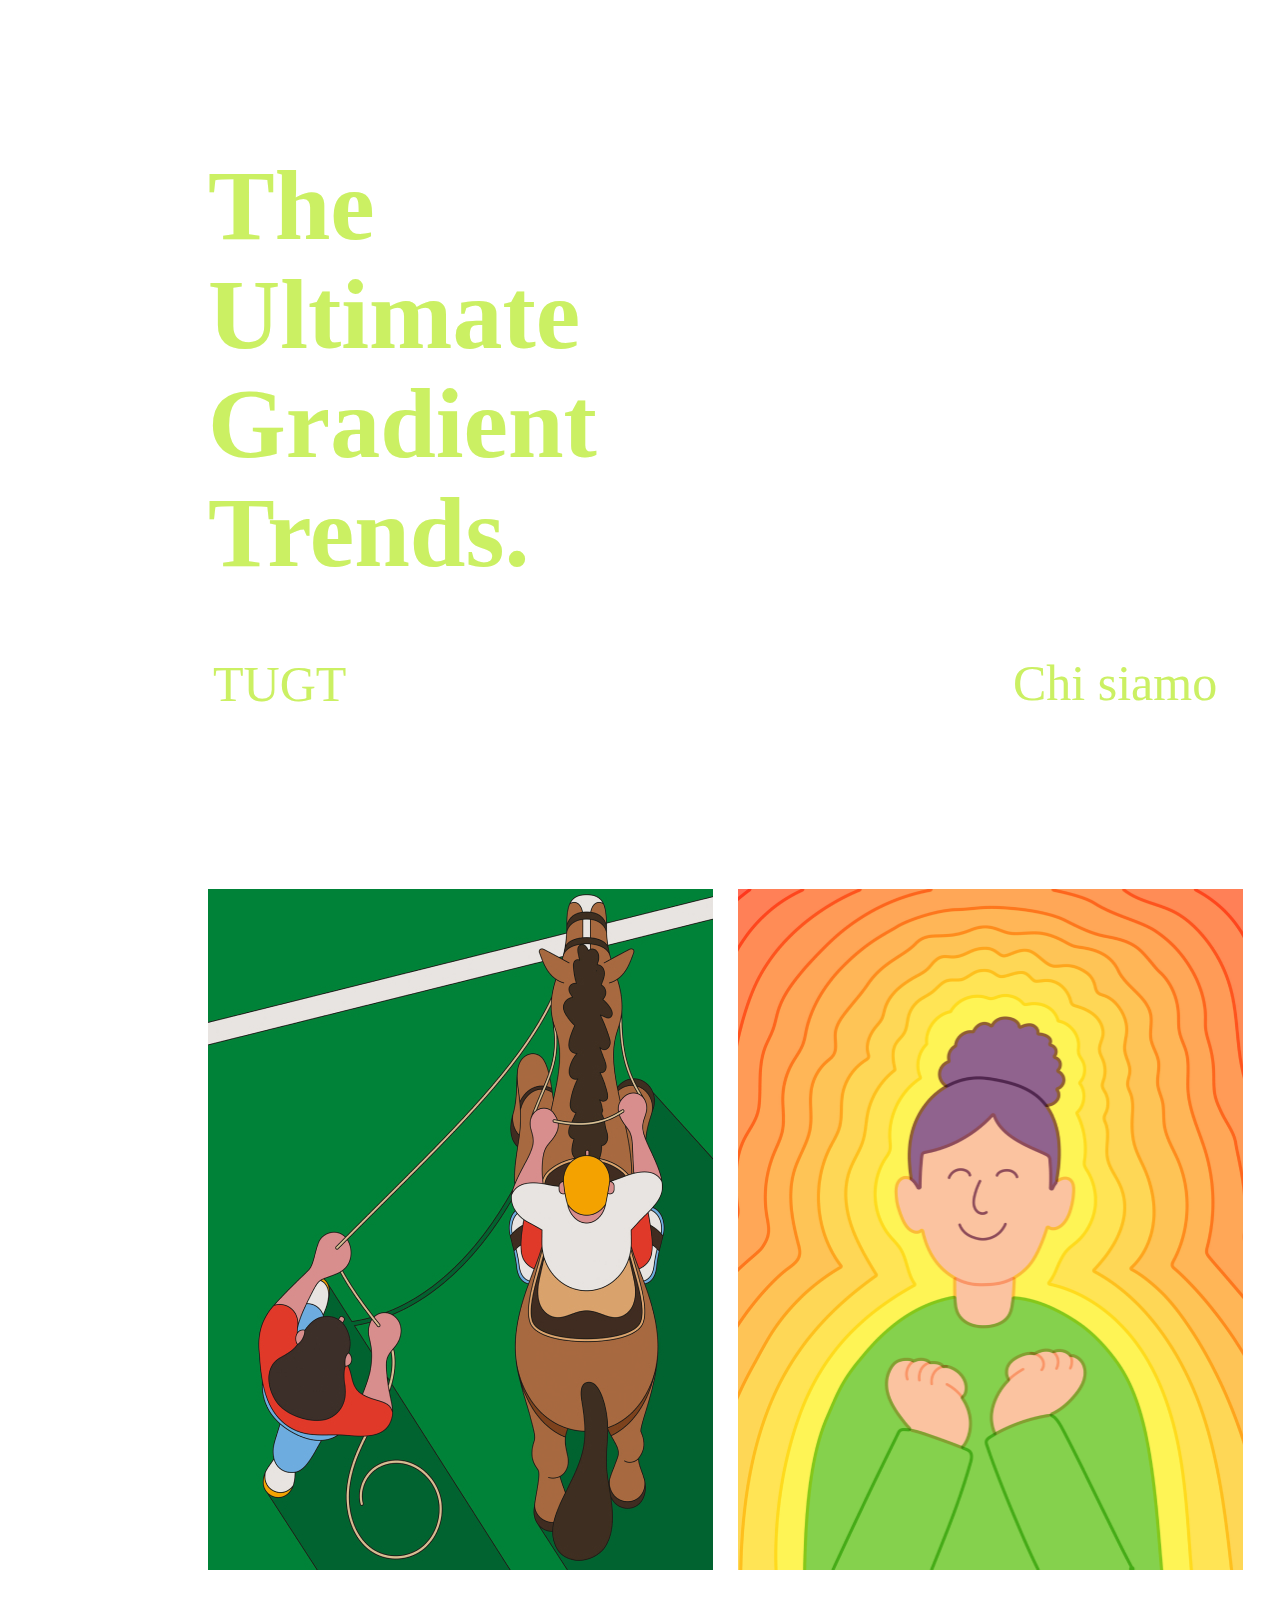
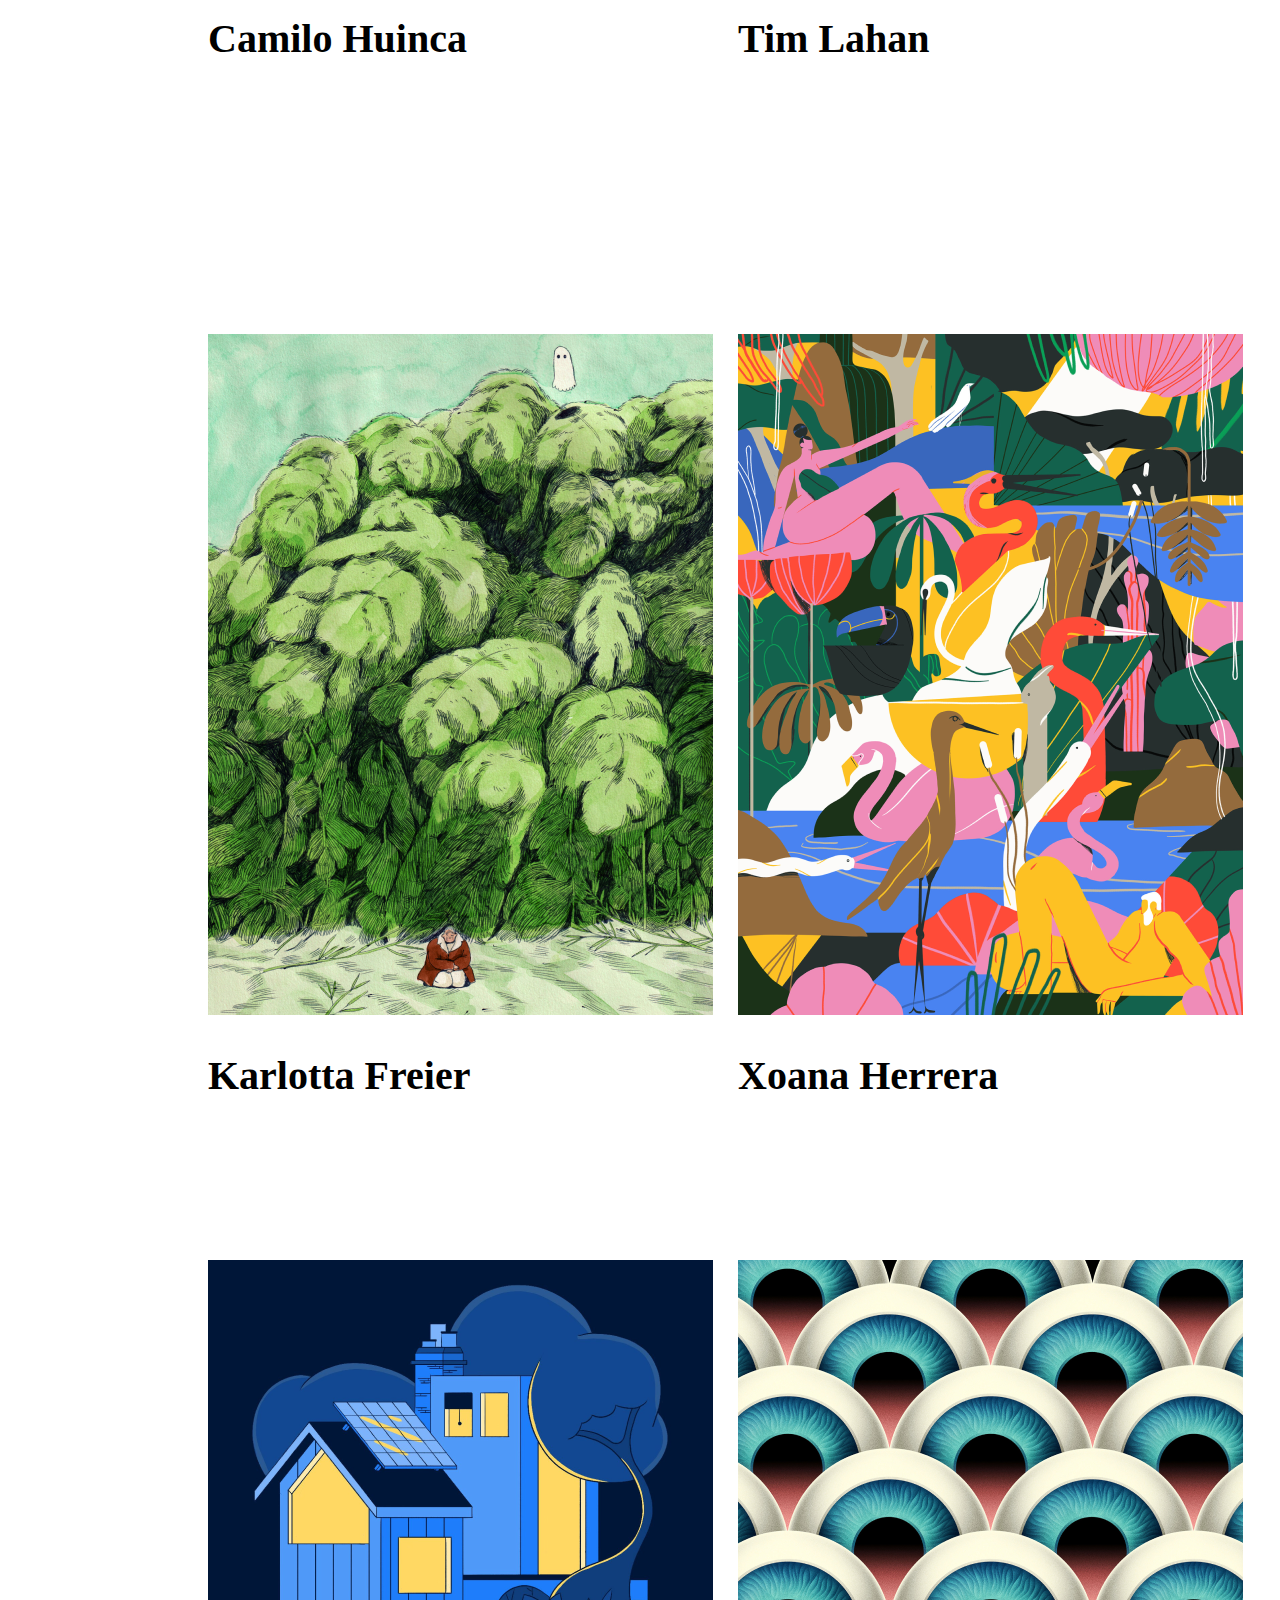
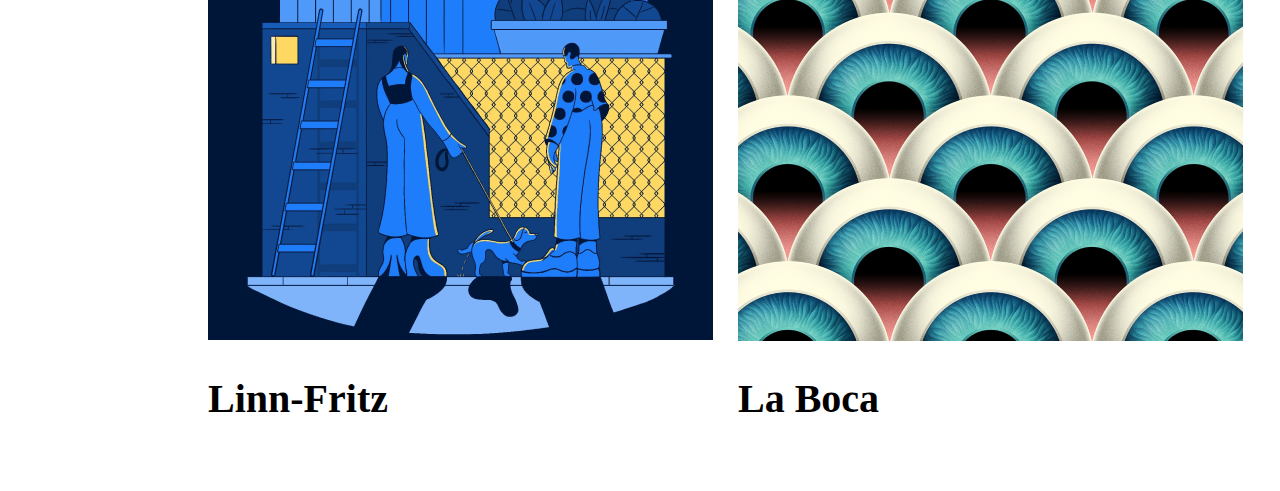
<file: index.html>
<!DOCTYPE html>
<html lang="en">
<head>
    <meta charset="UTF-8">
    <meta http-equiv="X-UA-Compatible" content="IE=edge">
    <meta name="viewport" content="width=device-width, initial-scale=1.0">
    <title>Document</title>
    <link rel="stylesheet" href="style.css">
</head>

<header class="header">
   
<h1 class="titolo">The
    Ultimate
    Gradient
    Trends.</h1>
    <nav>TUGT</nav>
    <a href="chisiamo.html"> <nav class="nav1">Chi siamo</nav> </a>

</header>

<body>
    
</body>
</html>
<img class="camilo" src="immagini home artisti/Camilo_HuincaTHE-NEW-YORKER_2x-scaled.jpg" alt="">



    
    <img class="timhome"  src="immagini home artisti/Tim_Lahan_emotions_.png" alt="">

    <a href="camilo.html"> <h1 class="titolocamillo">Camilo Huinca</h1> </a>
    
    <a href="tim.html"> <h1 class="titolotim">Tim Lahan</h1> </a>

<img class="karlotta"src="immagini home artisti/Karlotta_Freier_.png" alt="">
<img class="xoana" src="immagini home artisti/Xoana_Herrera_Aves_.png" alt="">
<a href="karlotta.html"> <h1 class="titolokarlotta">Karlotta Freier</h1> </a>
<a href="xoana.html"> <h1 class="xoanatitolo">Xoana Herrera</h1> </a>
<img class="lin"src="immagini home artisti/AP_Linn_Fritz_Feeling-Blue_.png" alt="">
<a href="linn-fritz.html"> <h1 class="titololinn">Linn-Fritz</h1> </a>
<img class="laboca" src="immagini home artisti/La_Boca_STLYIST_C_.png" alt="">
<a href="laboca.html"> <h1 class="titololaboca">La Boca</h1></a>
</file>
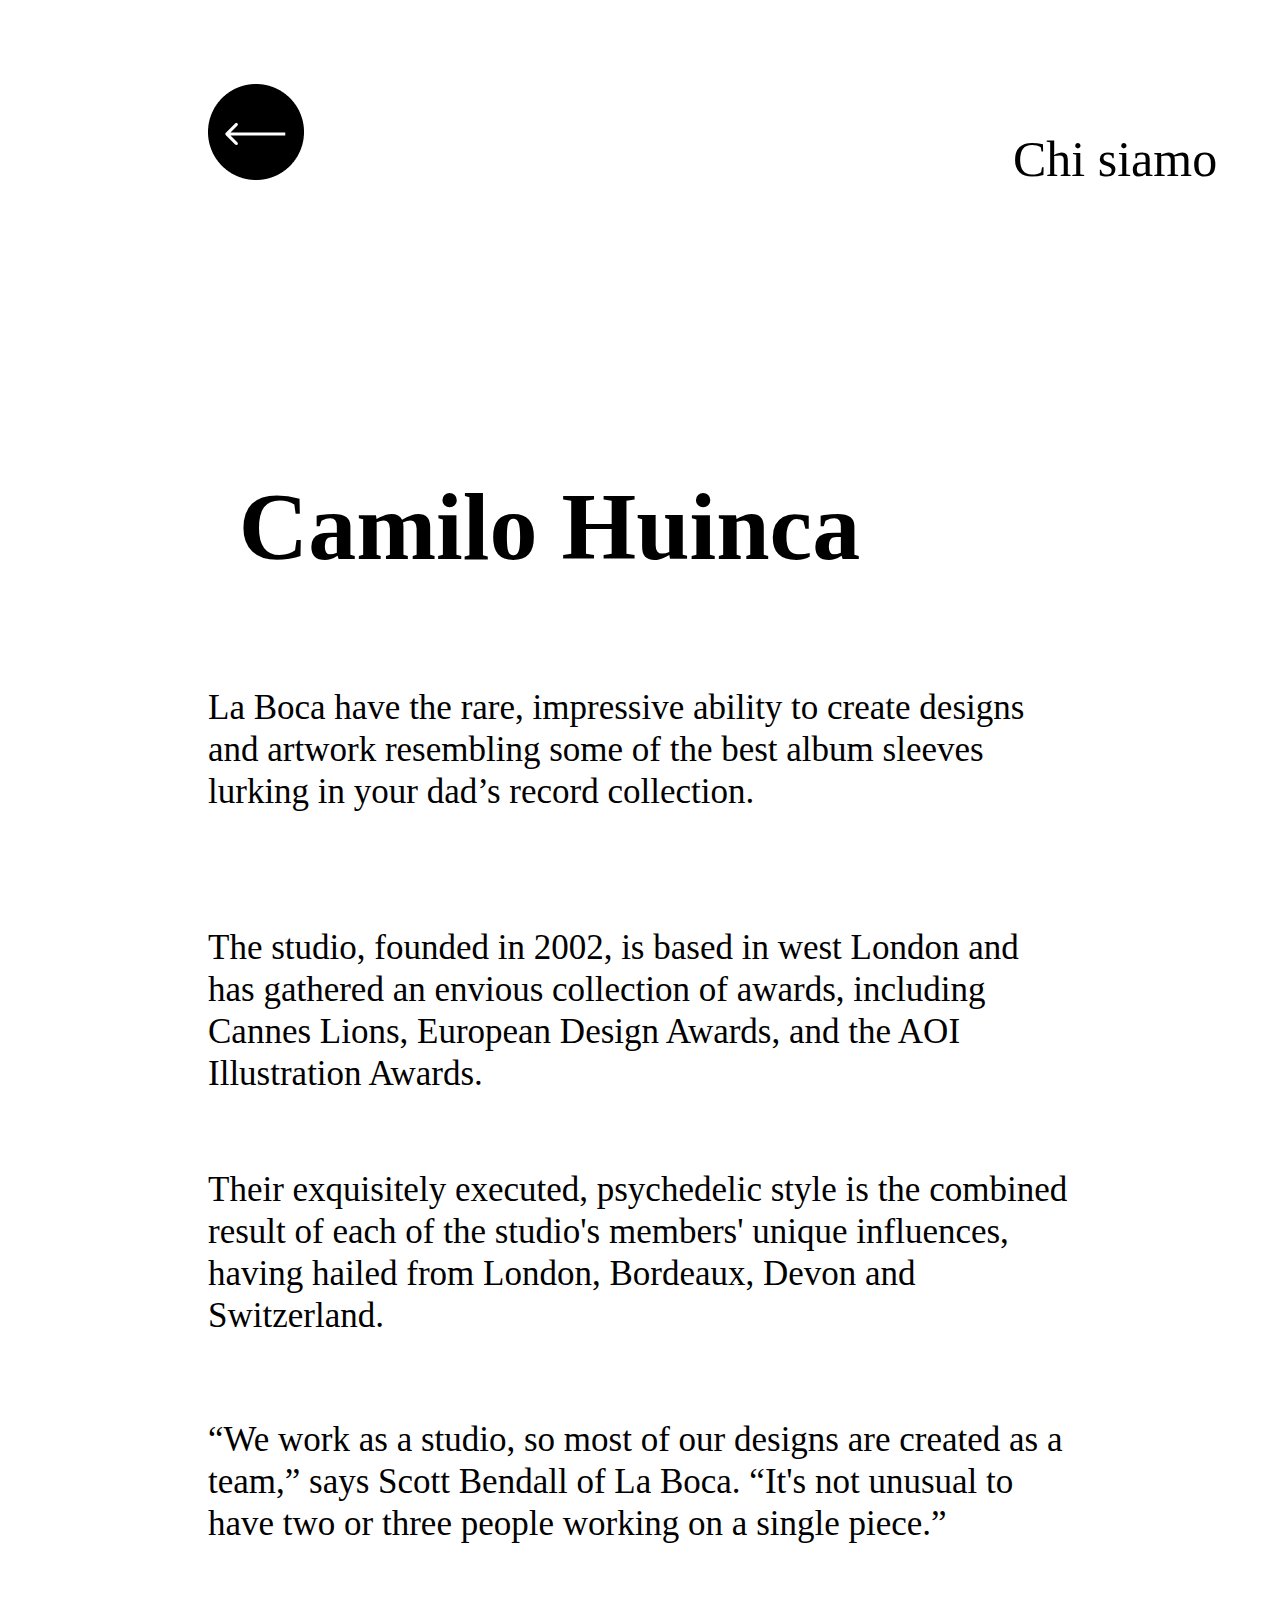
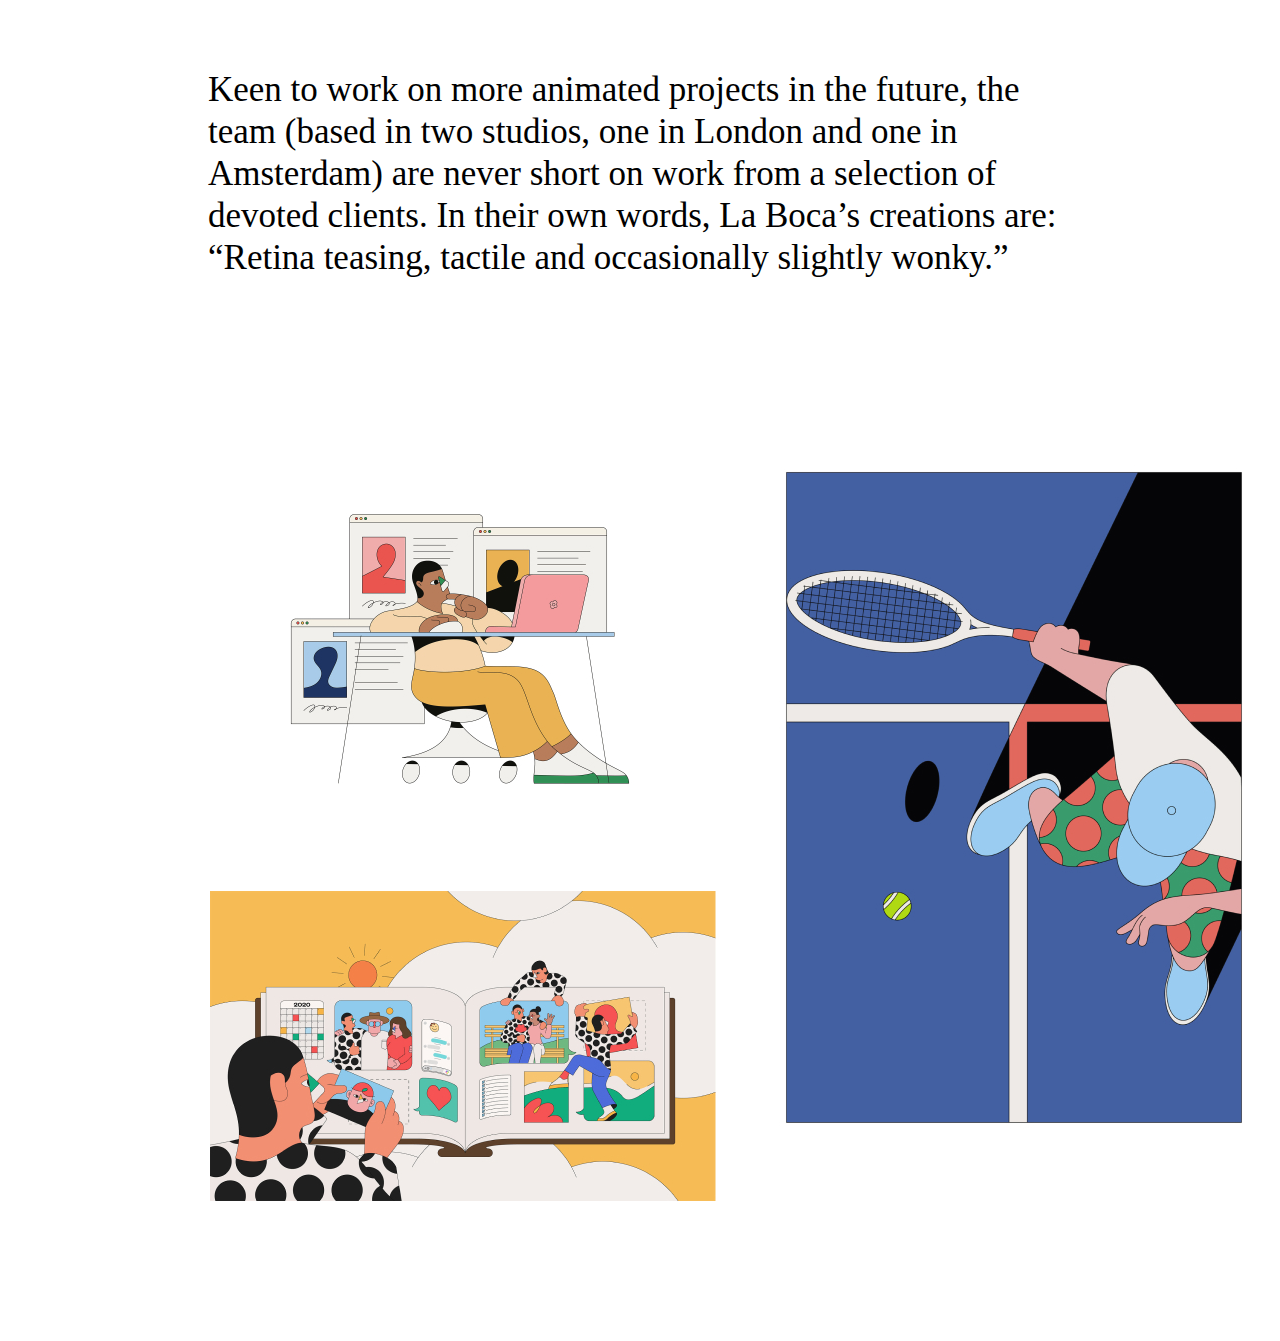
<file: camilo.html>
<!DOCTYPE html>
<html lang="en">
<head>
    <meta charset="UTF-8">
    <meta http-equiv="X-UA-Compatible" content="IE=edge">
    <meta name="viewport" content="width=device-width, initial-scale=1.0">
    <title>Document</title>
    <link rel="stylesheet" href="style.css">
</head>

<a href="index.html"> <img src="bottonhome/tastobackhome.png">
</a>
<a href="chisiamo.html"> <div class="nav3">Chi siamo</div></a>
<body>
    <H1 class="pagcamilo">Camilo Huinca</H1>
</body>
<p class="p1">La Boca have the rare, impressive ability to create designs and artwork resembling some of the best album sleeves lurking in your dad’s record collection.  

    </p>
    <p class="p2">The studio, founded in 2002, is based in west London and has gathered an envious collection of awards, including Cannes Lions, European Design Awards, and the AOI Illustration Awards. 
    </p>
    <p class="p3">Their exquisitely executed, psychedelic style is the combined result of each of the studio's members' unique influences, having hailed from London, Bordeaux, Devon and Switzerland. 
    </p>
    <p class="p4">“We work as a studio, so most of our designs are created as a team,” says Scott Bendall of La Boca. “It's not unusual to have two or three people working on a single piece.”</p>
    <p class="p5">Keen to work on more animated projects in the future, the team (based in two studios, one in London and one in Amsterdam) are never short on work from a selection of devoted clients. In their own words, La Boca’s creations are: “Retina teasing, tactile and occasionally slightly wonky.”</p>
    <img class="img1" src ="camillo huinca/AP_Camilo_Huinca_LALL_2_2x.jpg" alt="">
    <img class="img2" src="camillo huinca/AP_Camilo_Huinca_Match-Point_2x-scaled.jpg" alt="">
    <img class="img3" src="camillo huinca/AP_Camilo_Huinca_social-well_2x.jpg" alt="">
    
</html>
</file>
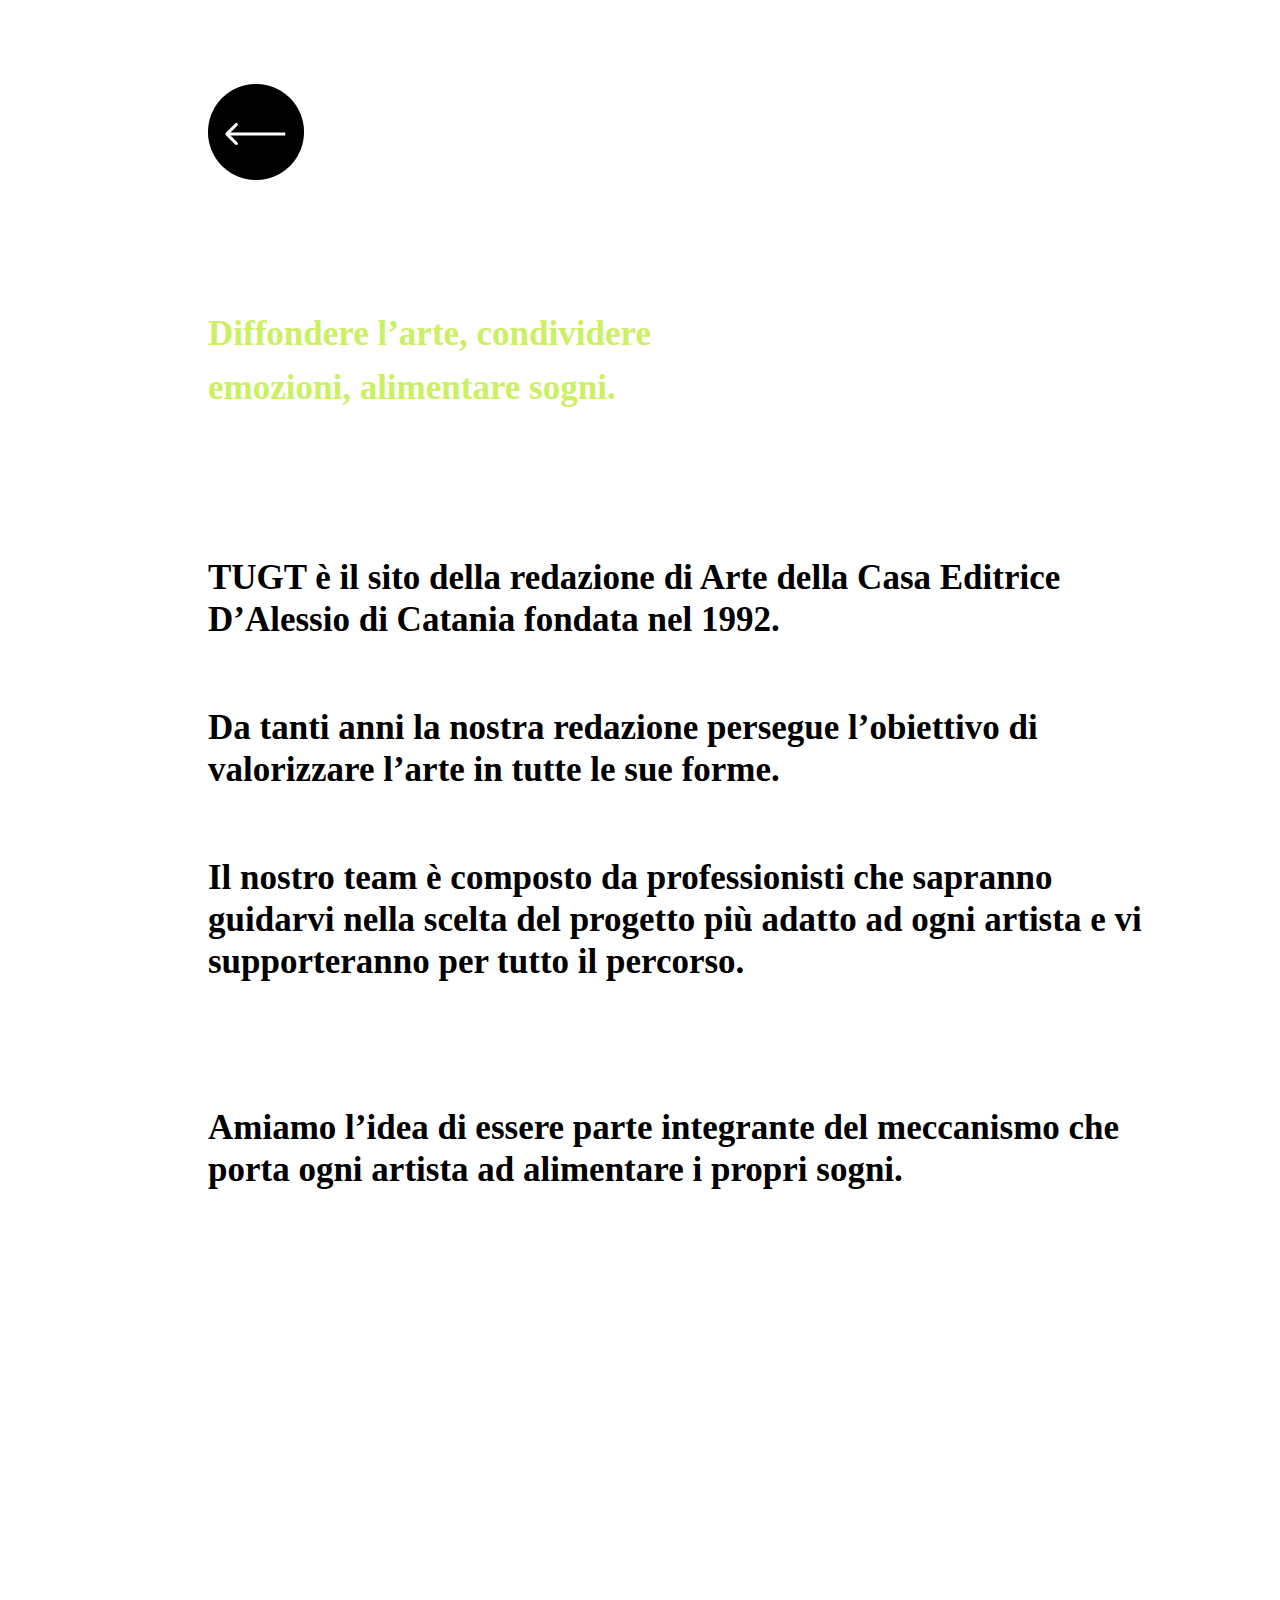
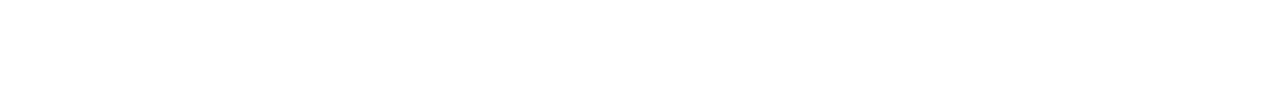
<file: chisiamo.html>
<!DOCTYPE html>
<html lang="en">
<head>
    <meta charset="UTF-8">
    <meta http-equiv="X-UA-Compatible" content="IE=edge">
    <meta name="viewport" content="width=device-width, initial-scale=1.0">
    <title>Document</title>
    <link rel="stylesheet" href="style.css">
</head>
<body class="prova0">
    

<a href="index.html"> <img src="bottonhome/tastobackhome.png">
</a>

    
<h1 class="titoloc">Diffondere l’arte, condividere emozioni, alimentare sogni.</h1> 
    

<h1 class="titolop">TUGT è il sito della redazione di Arte della Casa Editrice D’Alessio di Catania fondata nel 1992. <h1>
<h1 class="titolob">Da tanti anni la nostra redazione persegue l’obiettivo di valorizzare l’arte in tutte le sue forme.</h1>
<h1 class="titolon">Il nostro team è composto da professionisti che sapranno guidarvi nella scelta del progetto più adatto ad ogni artista e vi supporteranno per tutto il percorso.</h1>
<h1 class="titoloq">Amiamo l’idea di essere parte integrante del meccanismo che porta ogni artista ad alimentare i propri sogni.</h1>
</body>
</html>
</file>
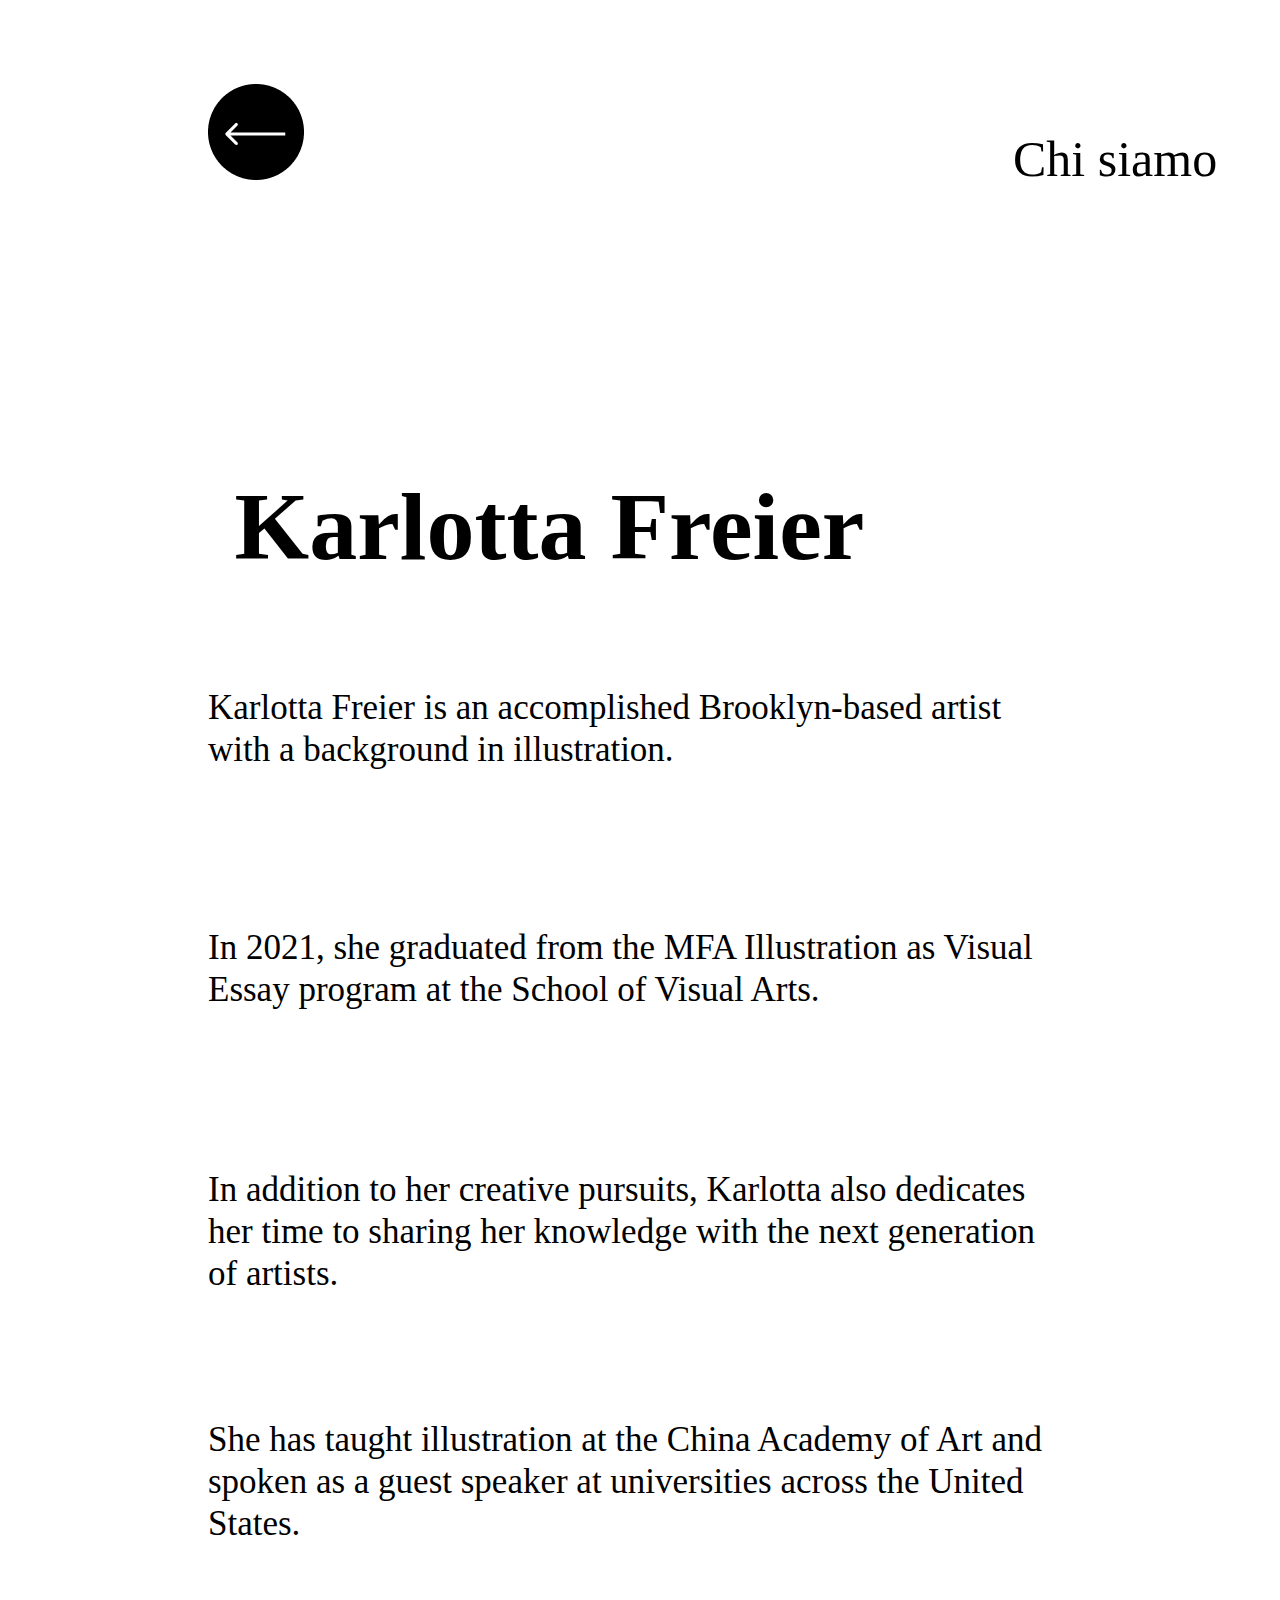
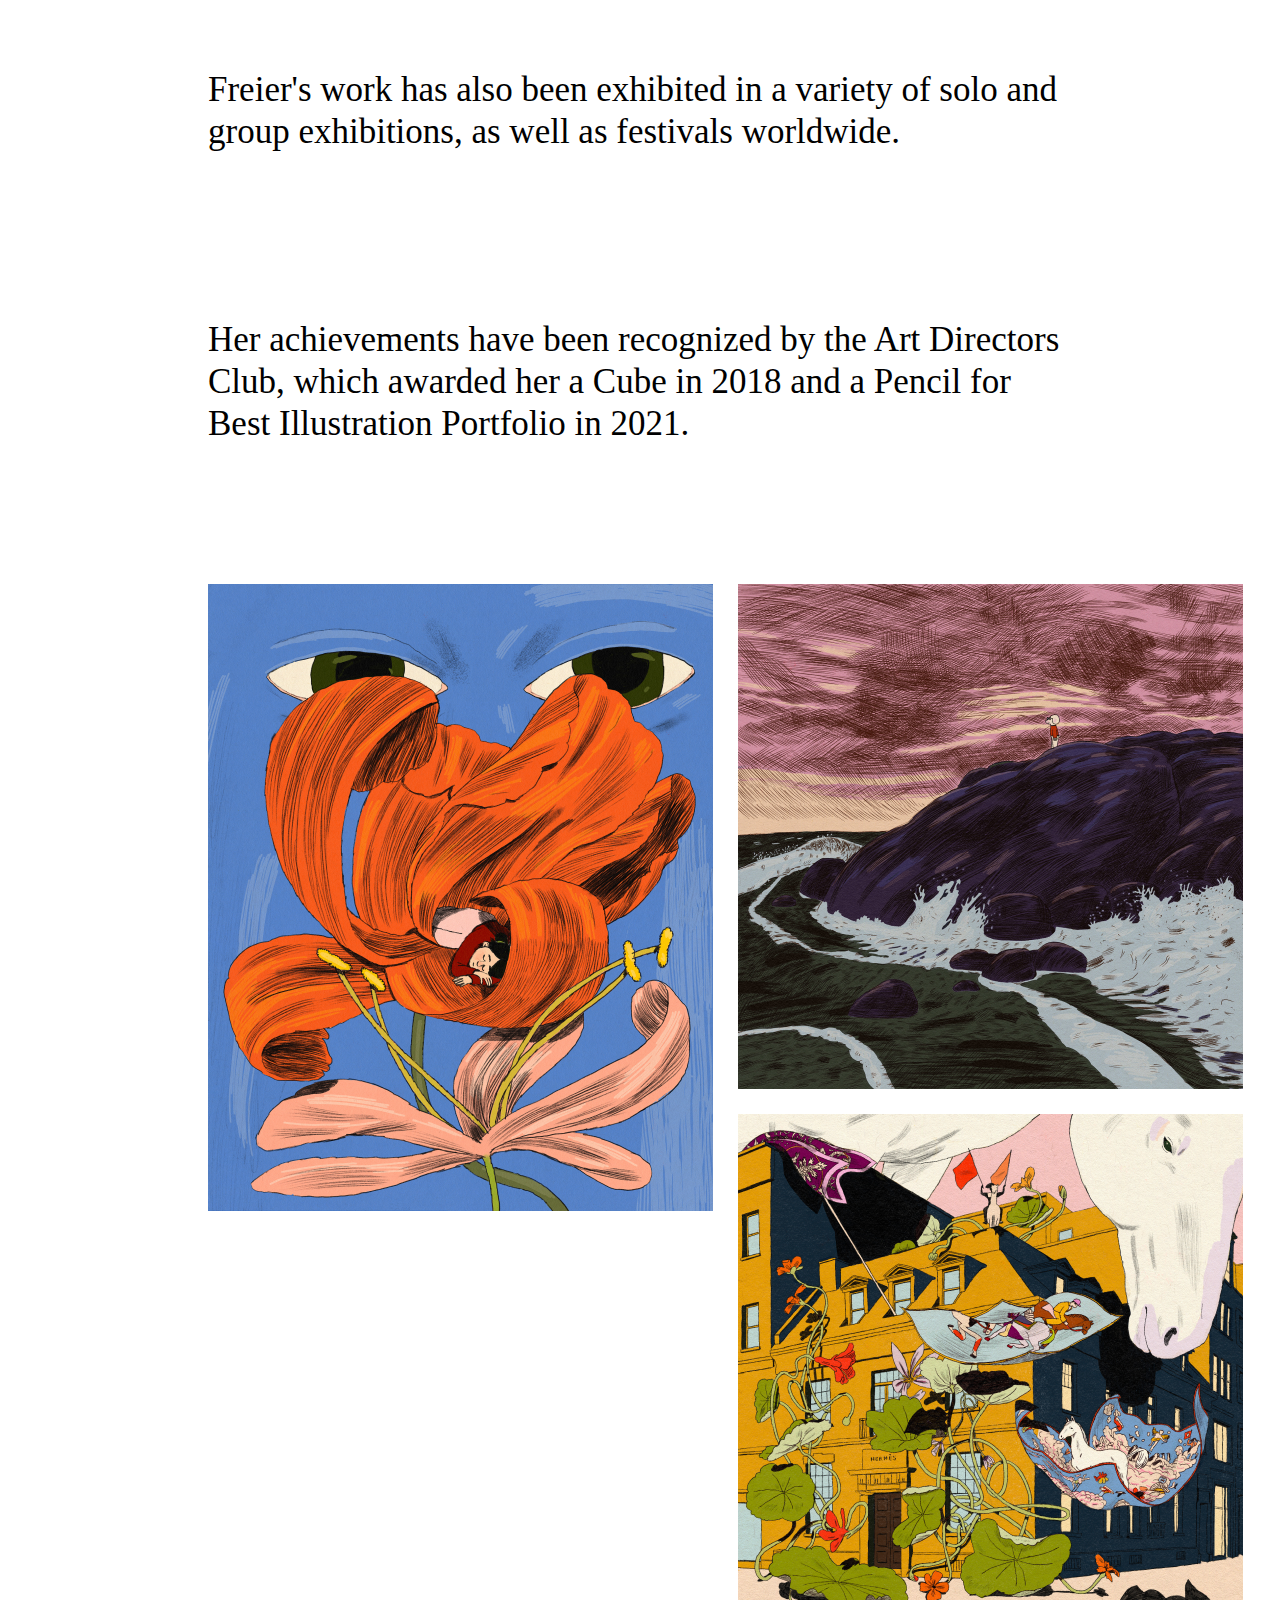
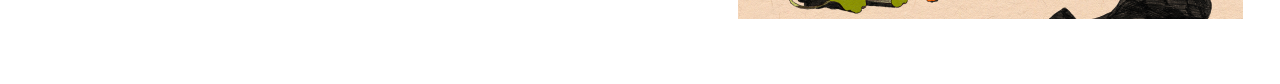
<file: karlotta.html>
<!DOCTYPE html>
<html lang="en">
<head>
    <meta charset="UTF-8">
    <meta http-equiv="X-UA-Compatible" content="IE=edge">
    <meta name="viewport" content="width=device-width, initial-scale=1.0">
    <title>Document</title>
    <link rel="stylesheet" href="style.css">
   
</head>

<a href="index.html"> <img src="bottonhome/tastobackhome.png">
</a>
<a href="chisiamo.html"> <div class="nav3">Chi siamo</div> </a>
<body>
    <H1 class="pagcamilo">Karlotta Freier</H1>
<body class="body11">
    
</body>
<p class="p1">Karlotta Freier is an accomplished Brooklyn-based artist with a background in illustration.</p>
<p class="p2">In 2021, she graduated from the MFA Illustration as Visual Essay program at the School of Visual Arts. </p>
<p class="p3">In addition to her creative pursuits, Karlotta also dedicates her time to sharing her knowledge with the next generation of artists.</p>
<p class="p4">She has taught illustration at the China Academy of Art and spoken as a guest speaker at universities across the United States.</p>
<p class="p5">Freier's work has also been exhibited in a variety of solo and group exhibitions, as well as festivals worldwide. </p>
<p class="p6">Her achievements have been recognized by the Art Directors Club, which awarded her a Cube in 2018 and a Pencil for Best Illustration Portfolio in 2021.</p>
<img class="imgkarlotta1" src="karlotta freier/AP_Karlotta_Freier_brigitte2_2x.png" alt="">
<img class="imgkarlotta2" src="karlotta freier/AP_Karlotta_Freier_dogtown_2x.png" alt="">
<img class="imgkarlotta3" src="karlotta freier/AP_Karlotta_Freier_hermes-color_2x.png" alt="">
</nav>
</html>
</file>
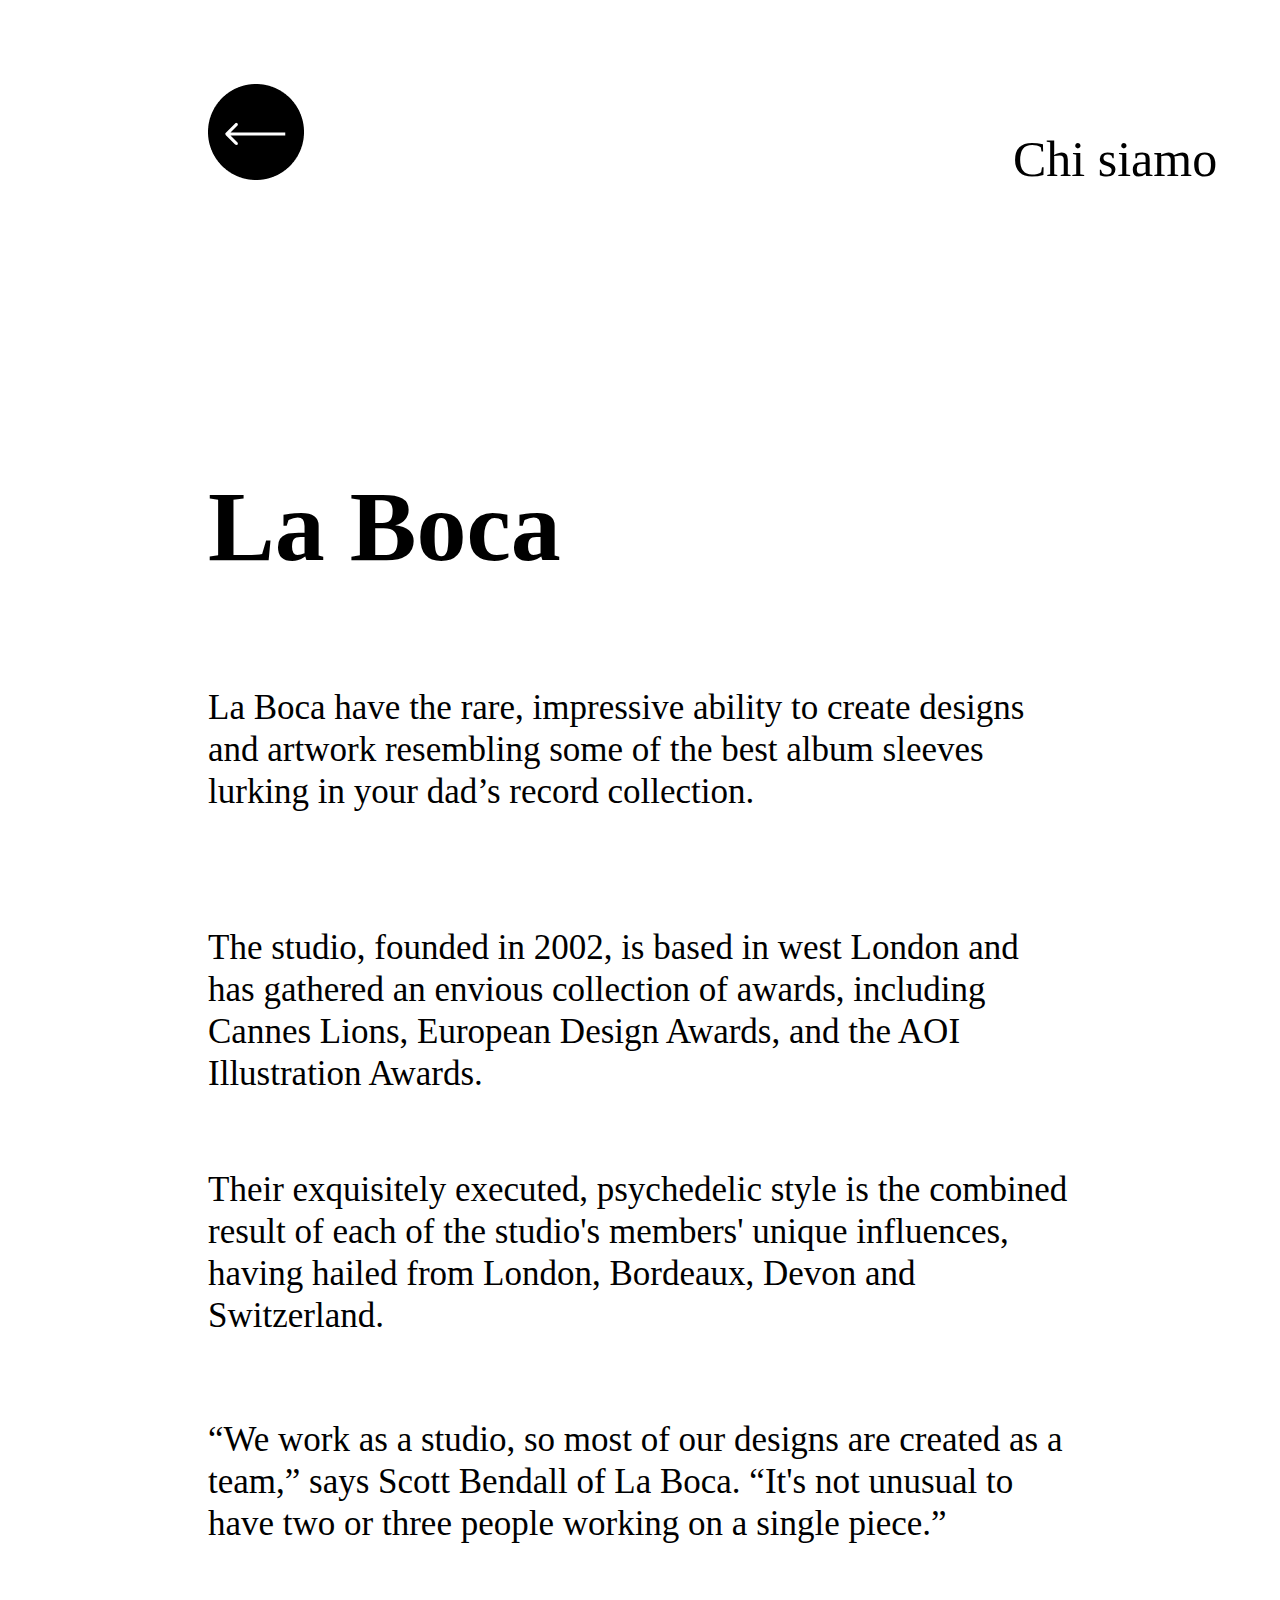
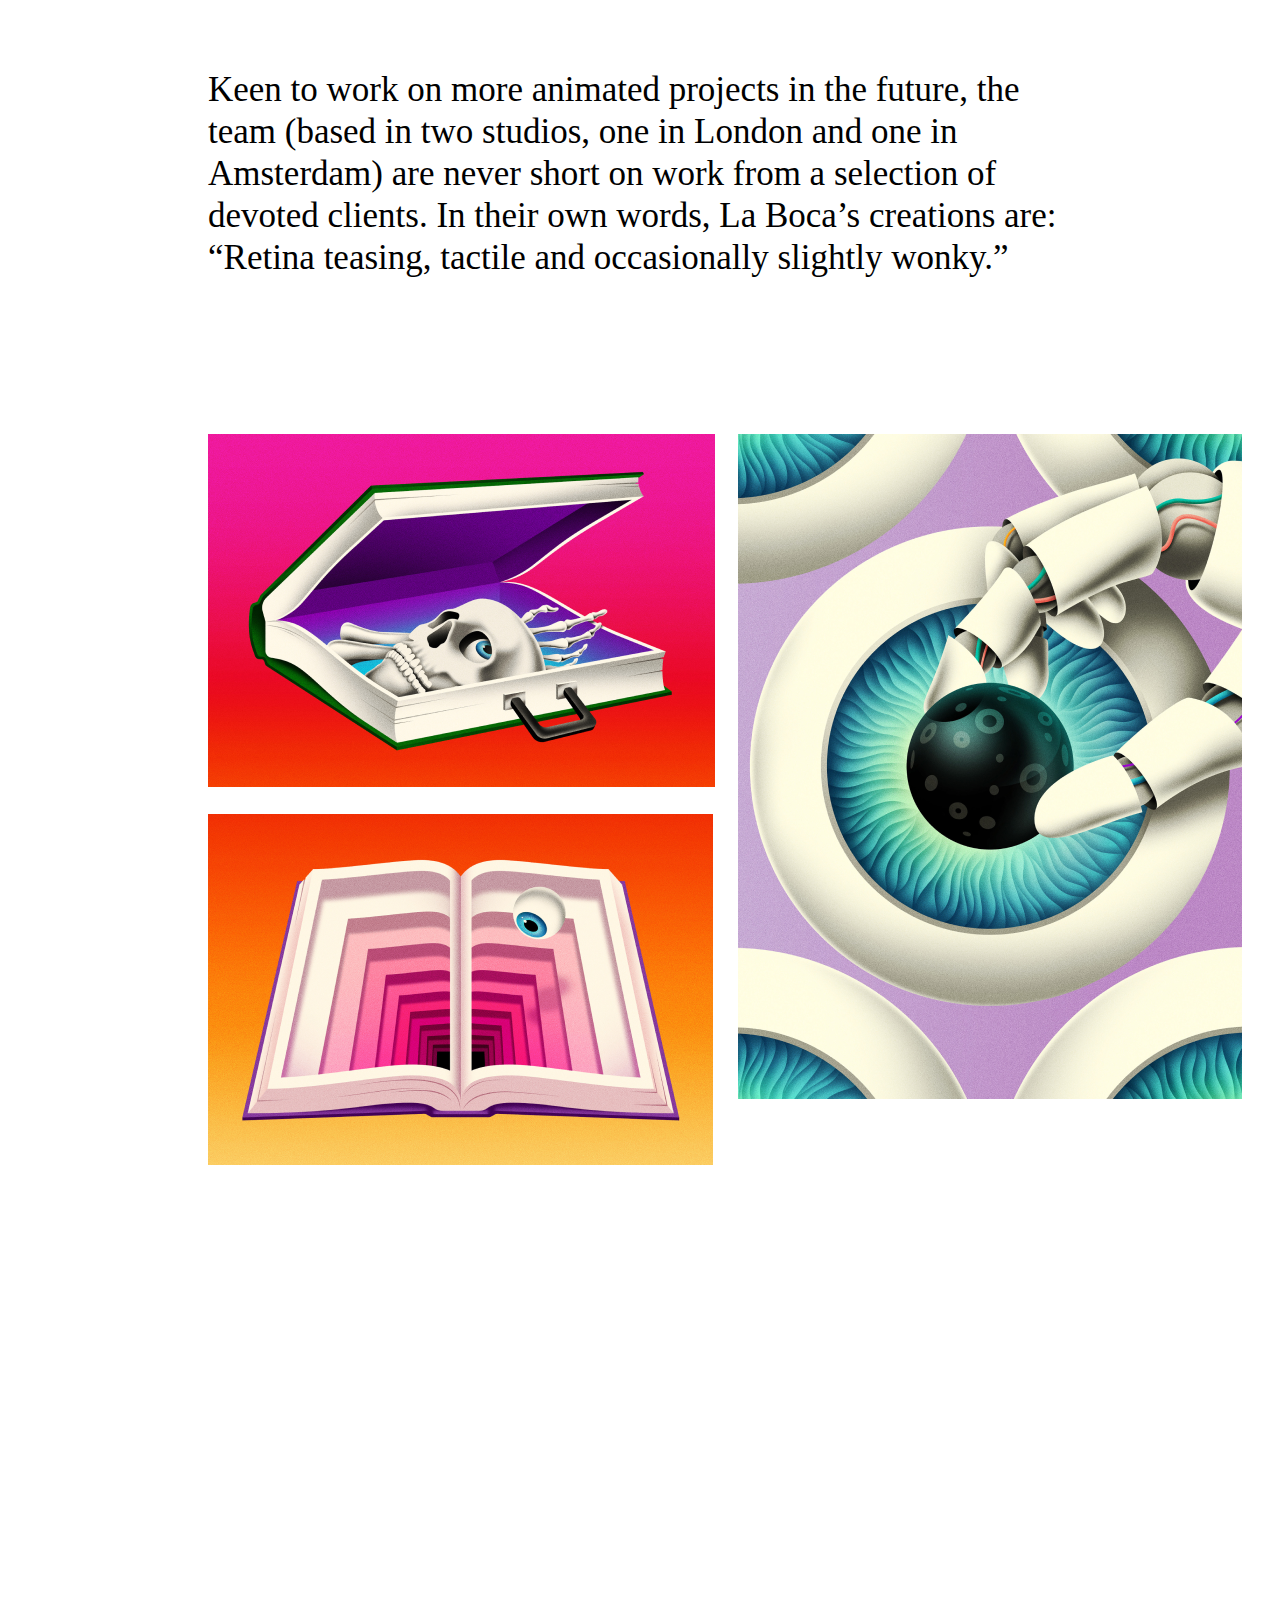
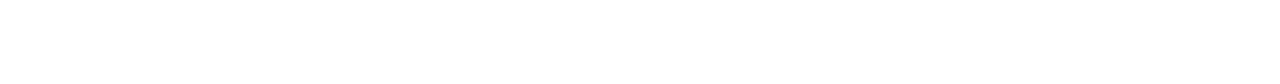
<file: laboca.html>
<!DOCTYPE html>
<html lang="en">
<head>
    <meta charset="UTF-8">
    <meta http-equiv="X-UA-Compatible" content="IE=edge">
    <meta name="viewport" content="width=device-width, initial-scale=1.0">
    <title>Document</title>
    <link rel="stylesheet" href="style.css">
</head>

<a href="index.html"> <img src="bottonhome/tastobackhome.png">
</a>
<a href="chisiamo.html"> <div class="nav3">Chi siamo</div> </a>

    <H1 class="paglinn">La Boca</H1>
<body>
    <p class="p1">La Boca have the rare, impressive ability to create designs and artwork resembling some of the best album sleeves lurking in your dad’s record collection. </p>
    <p class="p2">The studio, founded in 2002, is based in west London and has gathered an envious collection of awards, including Cannes Lions, European Design Awards, and the AOI Illustration Awards. </p>
    <p class="p3">Their exquisitely executed, psychedelic style is the combined result of each of the studio's members' unique influences, having hailed from London, Bordeaux, Devon and Switzerland. </p>
    <p class="p4">“We work as a studio, so most of our designs are created as a team,” says Scott Bendall of La Boca. “It's not unusual to have two or three people working on a single piece.”</p>
    <p class="p5">Keen to work on more animated projects in the future, the team (based in two studios, one in London and one in Amsterdam) are never short on work from a selection of devoted clients. In their own words, La Boca’s creations are: “Retina teasing, tactile and occasionally slightly wonky.”</p>
<img class="imgboca1" src="la boca/AP_La_Boca_NYT_CRIME_2x.png" alt="">
<img class="imgboca2" src="la boca/AP_La_Boca_STLYIST_B_2x.png" alt="">
<img class="imgboca3" src="la boca/AP_La_Boca_NYT_THRILLER_2x.png" alt="">
</html>
</file>
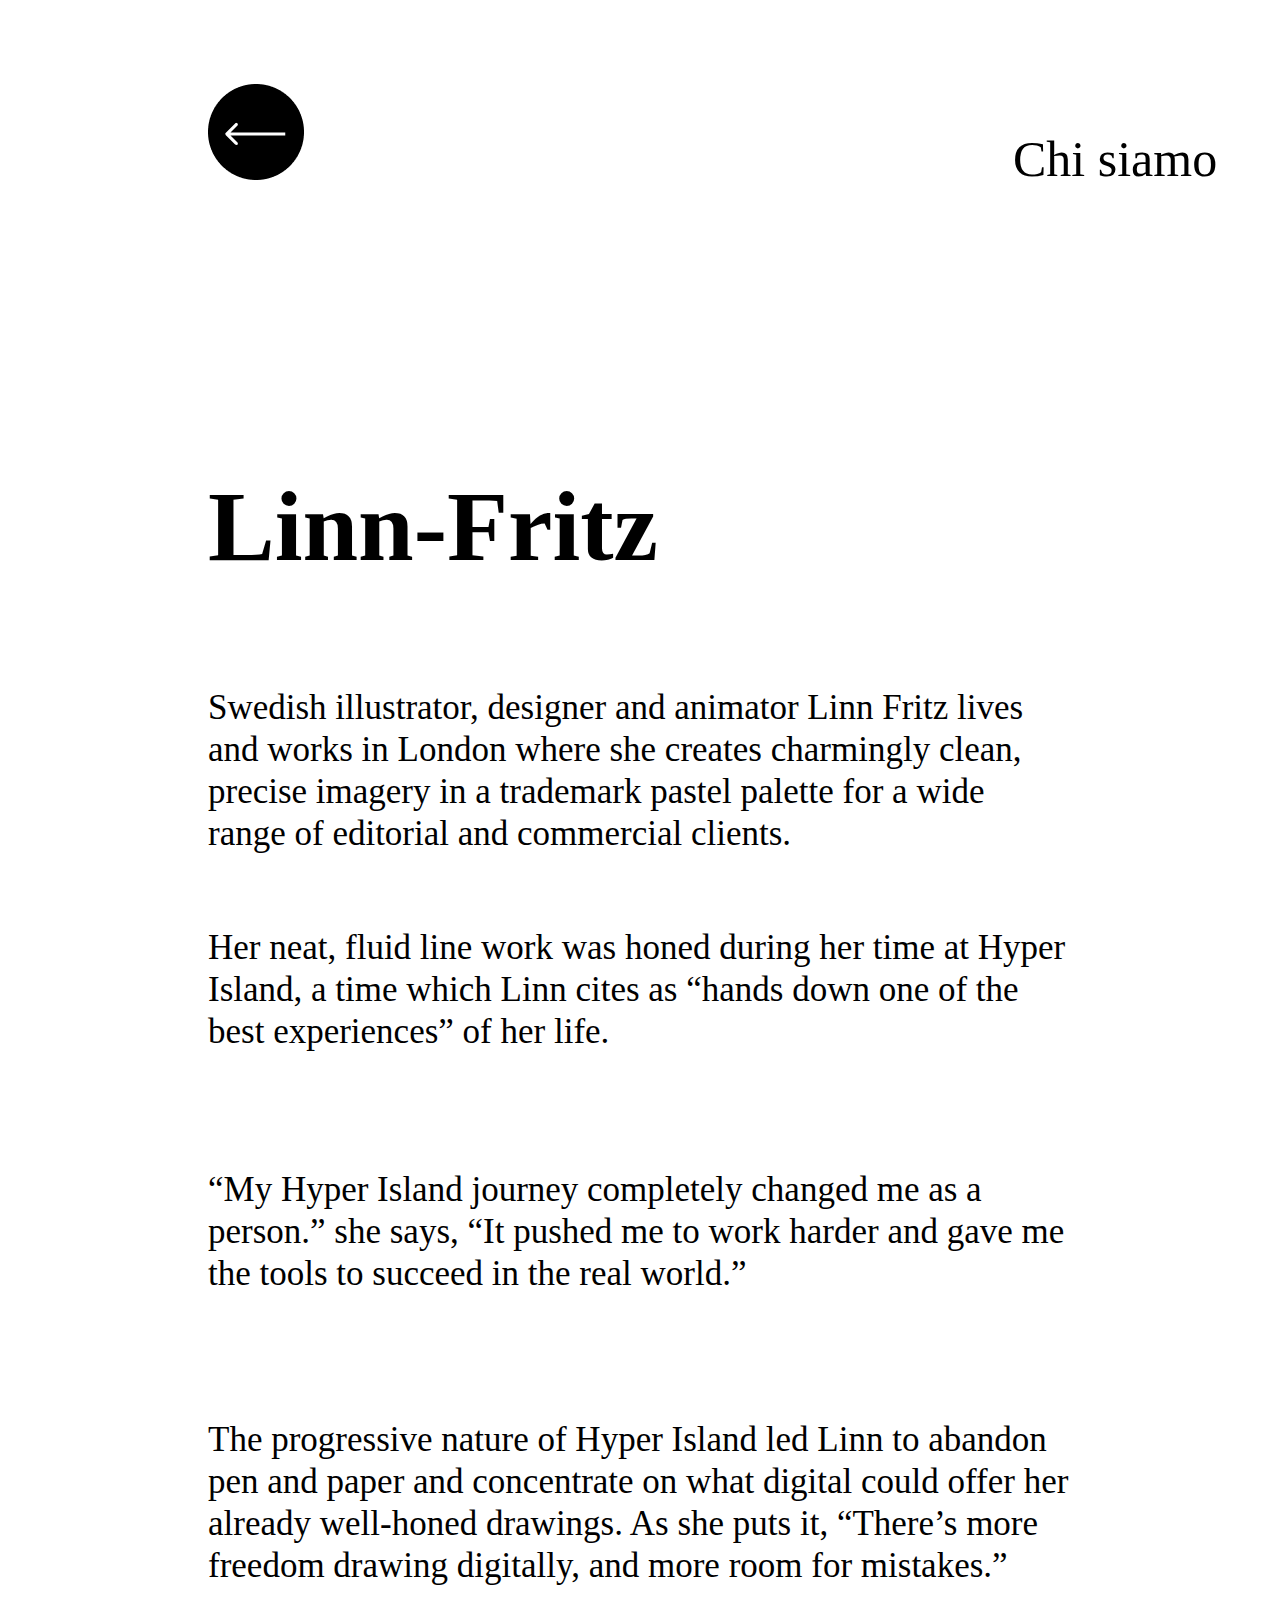
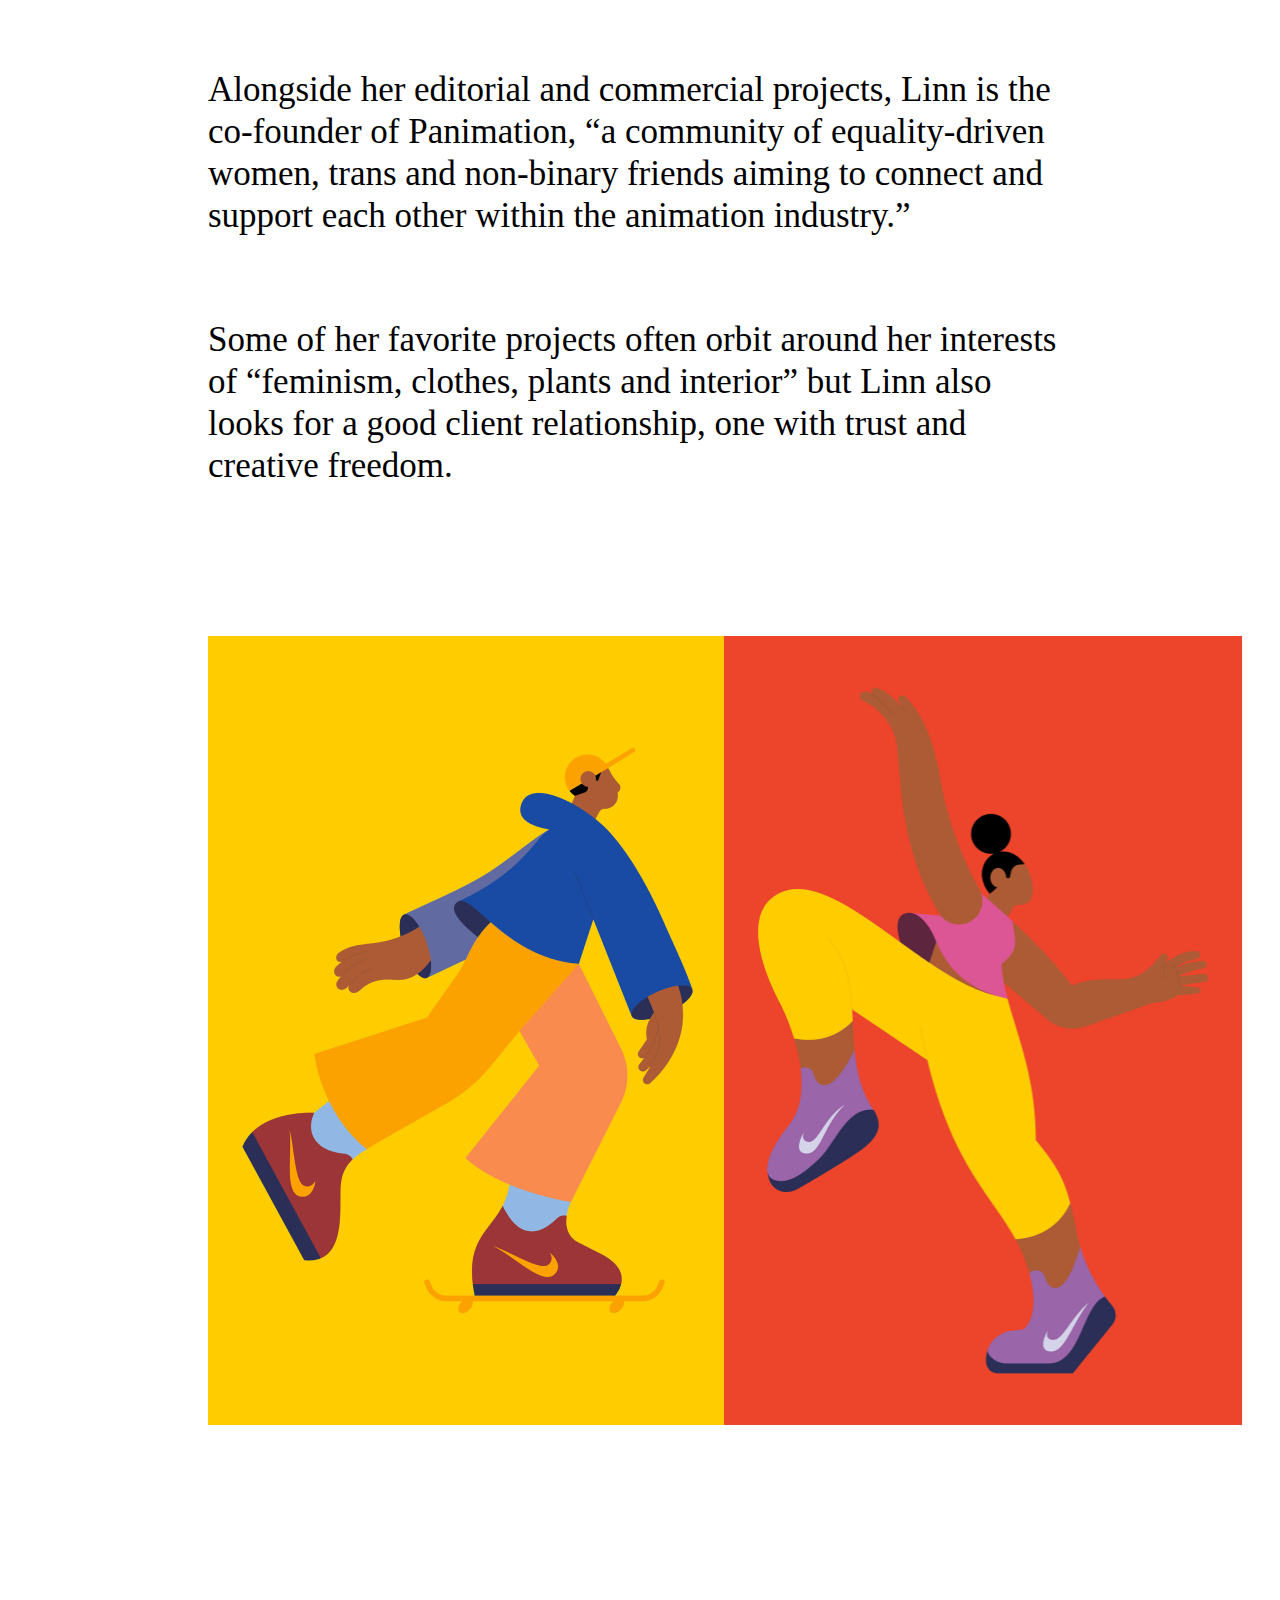
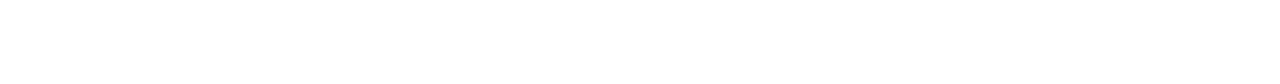
<file: linn-fritz.html>
<!DOCTYPE html>
<html lang="en">
<head>
    <meta charset="UTF-8">
    <meta http-equiv="X-UA-Compatible" content="IE=edge">
    <meta name="viewport" content="width=device-width, initial-scale=1.0">
    <title>Document</title>
    <link rel="stylesheet" href="style.css">
</head>
<a href="index.html"> <img src="bottonhome/tastobackhome.png">
</a>
<a href="chisiamo.html"> <div class="nav3">Chi siamo</div> </a>
<body>
    <H1 class="paglinn">Linn-Fritz</H1>
<body>
    <p class="p1">Swedish illustrator, designer and animator Linn Fritz lives and works in London where she creates charmingly clean, precise imagery in a trademark pastel palette for a wide range of editorial and commercial clients.</p>
    <p class="p2">Her neat, fluid line work was honed during her time at Hyper Island, a time which Linn cites as “hands down one of the best experiences” of her life.</p>
    <p class="p3">“My Hyper Island journey completely changed me as a person.” she says, “It pushed me to work harder and gave me the tools to succeed in the real world.” </p>
    <p class="p4">The progressive nature of Hyper Island led Linn to abandon pen and paper and concentrate on what digital could offer her already well-honed drawings. As she puts it, “There’s more freedom drawing digitally, and more room for mistakes.” </p>
    <p class="p5">Alongside her editorial and commercial projects, Linn is the co-founder of Panimation, “a community of equality-driven women, trans and non-binary friends aiming to connect and support each other within the animation industry.” </p>
    <p class="p6">Some of her favorite projects often orbit around her interests of “feminism, clothes, plants and interior” but Linn also looks for a good client relationship, one with trust and creative freedom.</p>
<img class="imglin1" src="linn fritz/AP_Linn_Fritz_North_Live_LF3_2x-scaled.png" alt="">
<img class="imglin2" src="linn fritz/AP_Linn_Fritz_North_Live_LF2_2x-scaled.png" alt="">
</html>
</file>
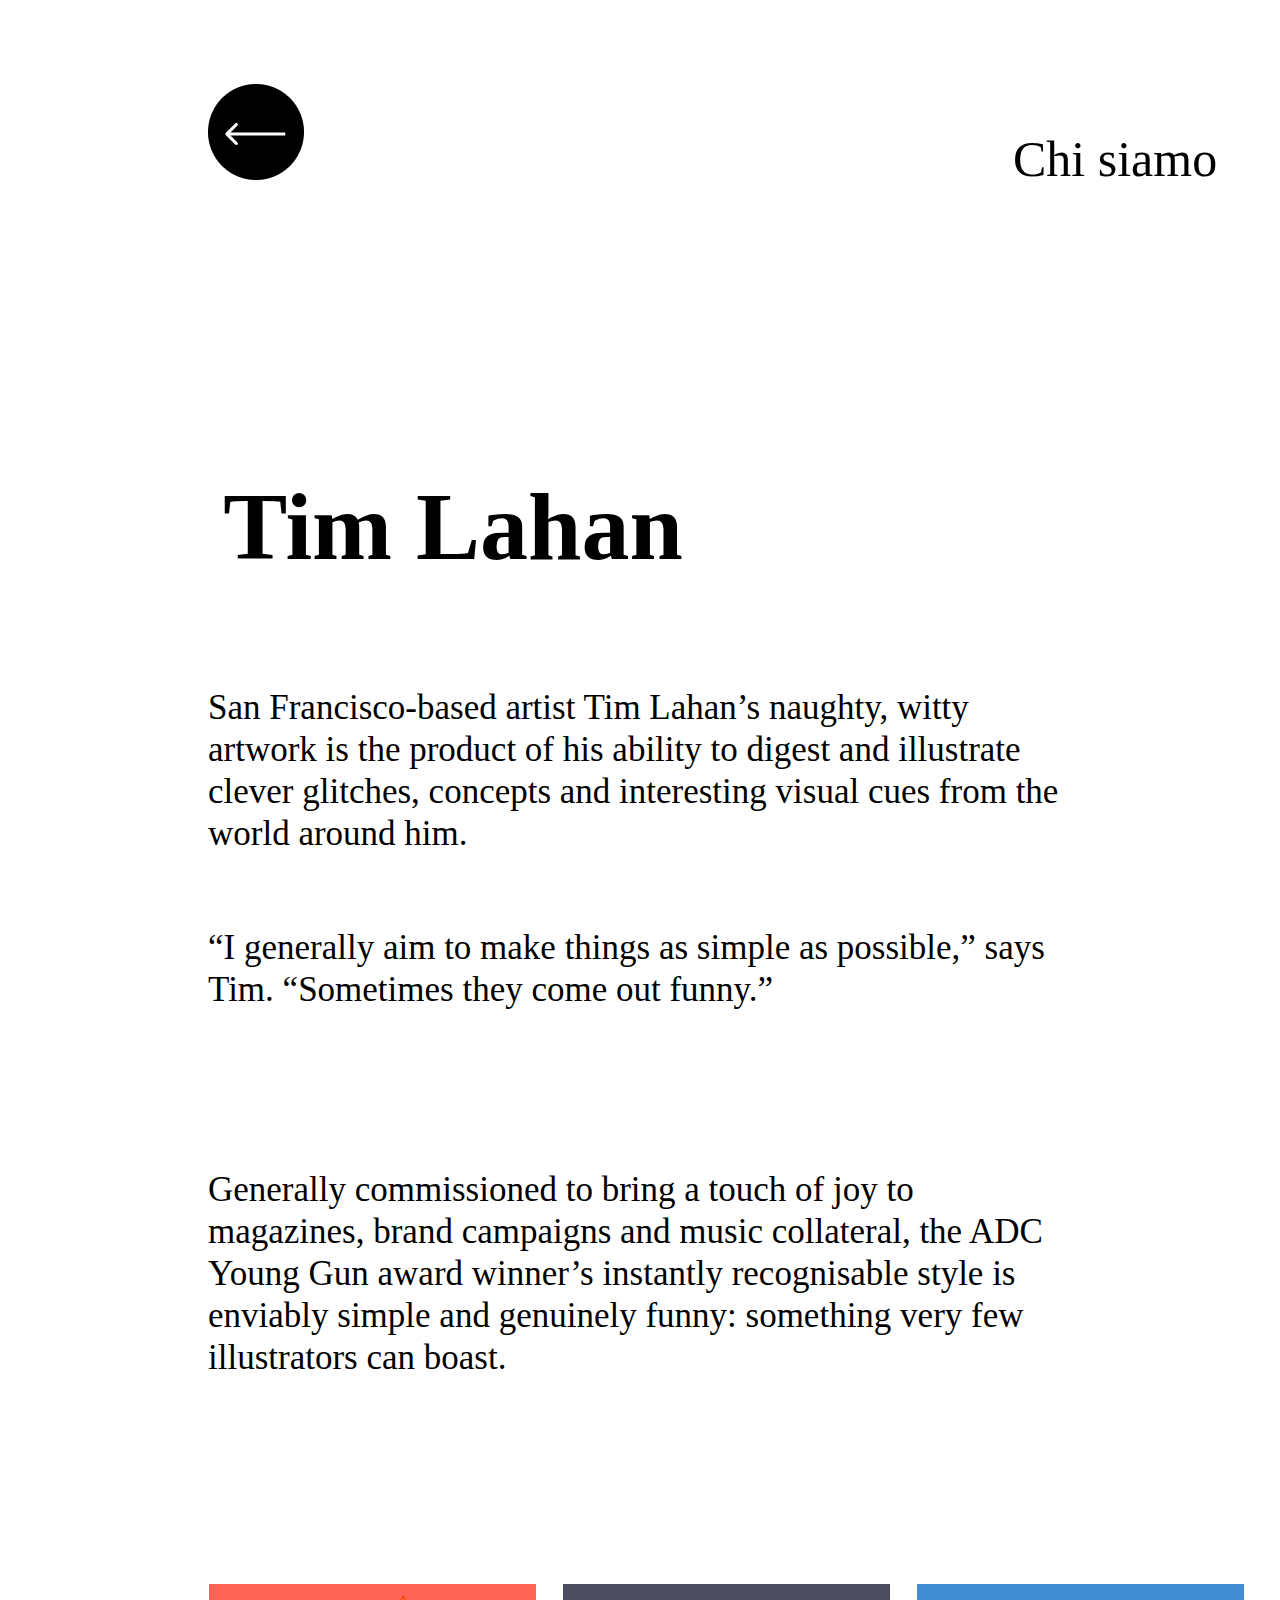
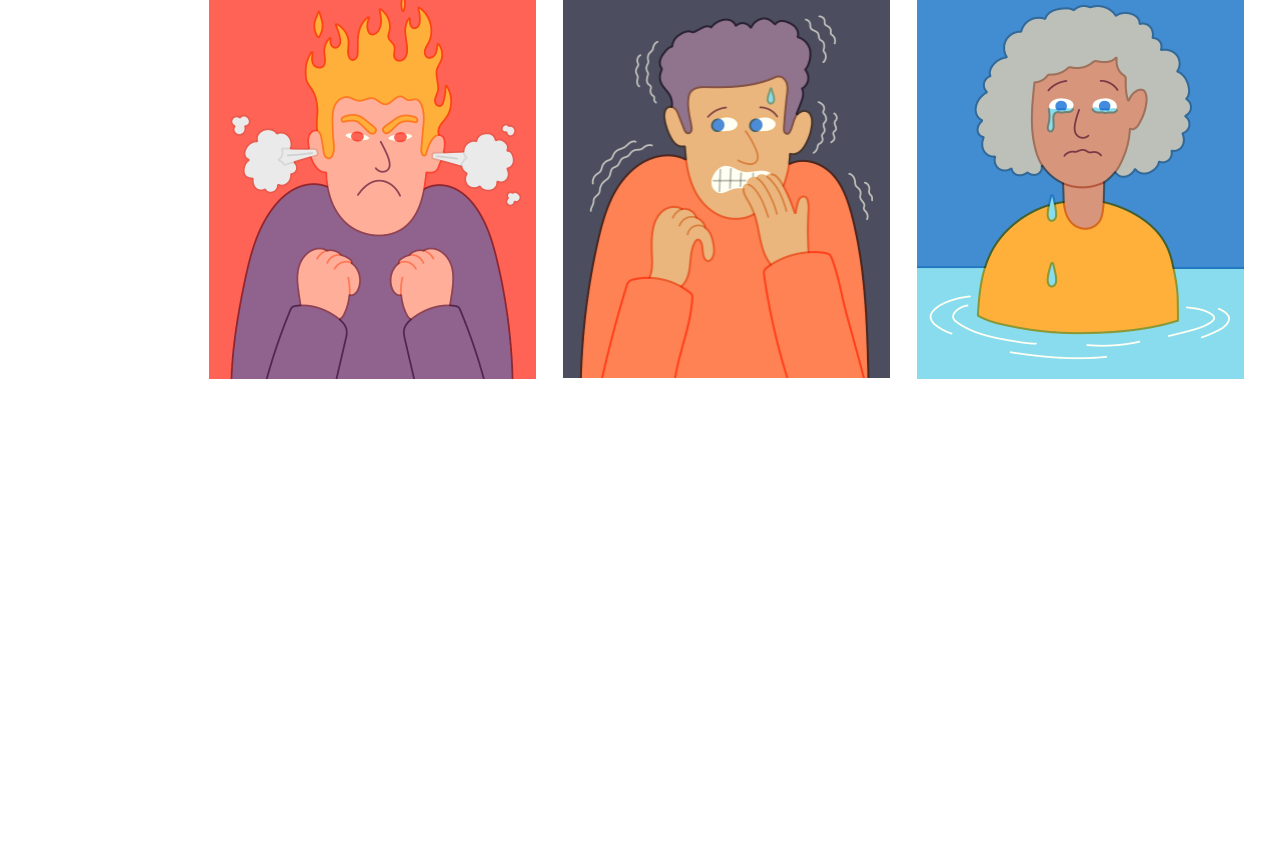
<file: tim.html>
<!DOCTYPE html>
<html lang="en">
<head>
    <meta charset="UTF-8">
    <meta http-equiv="X-UA-Compatible" content="IE=edge">
    <meta name="viewport" content="width=device-width, initial-scale=1.0">
    <title>Document</title>
    <link rel="stylesheet" href="style.css">
</head>
<a href="index.html"> <img src="bottonhome/tastobackhome.png">
</a>
<a href="chisiamo.html"> <div class="nav3">Chi siamo</div> </a>
<body class="body12">
    <H1 class="pagtim">Tim Lahan</H1>

    

<p class="p1">San Francisco-based artist Tim Lahan’s naughty, witty artwork is the product of his ability to digest and illustrate clever glitches, concepts and interesting visual cues from the world around him. </p>
<p class="p2">“I generally aim to make things as simple as possible,” says Tim. “Sometimes they come out funny.” </p>
<p class="p3">Generally commissioned to bring a touch of joy to magazines, brand campaigns and music collateral, the ADC Young Gun award winner’s instantly recognisable style is enviably simple and genuinely funny: something very few illustrators can boast.</p>

<img class="imgtim" src="Tim Lahan/AP_Tim_Lahan_emotions_4_2x.png" alt="">
<img class="imgtim2" src="Tim Lahan/AP_Tim_Lahan_emotions_2_2x.png" alt="">
<img class="imgtim3" src="Tim Lahan/AP_Tim_Lahan_emotions_1_2x.png" alt="">
<body>
</html>
</file>
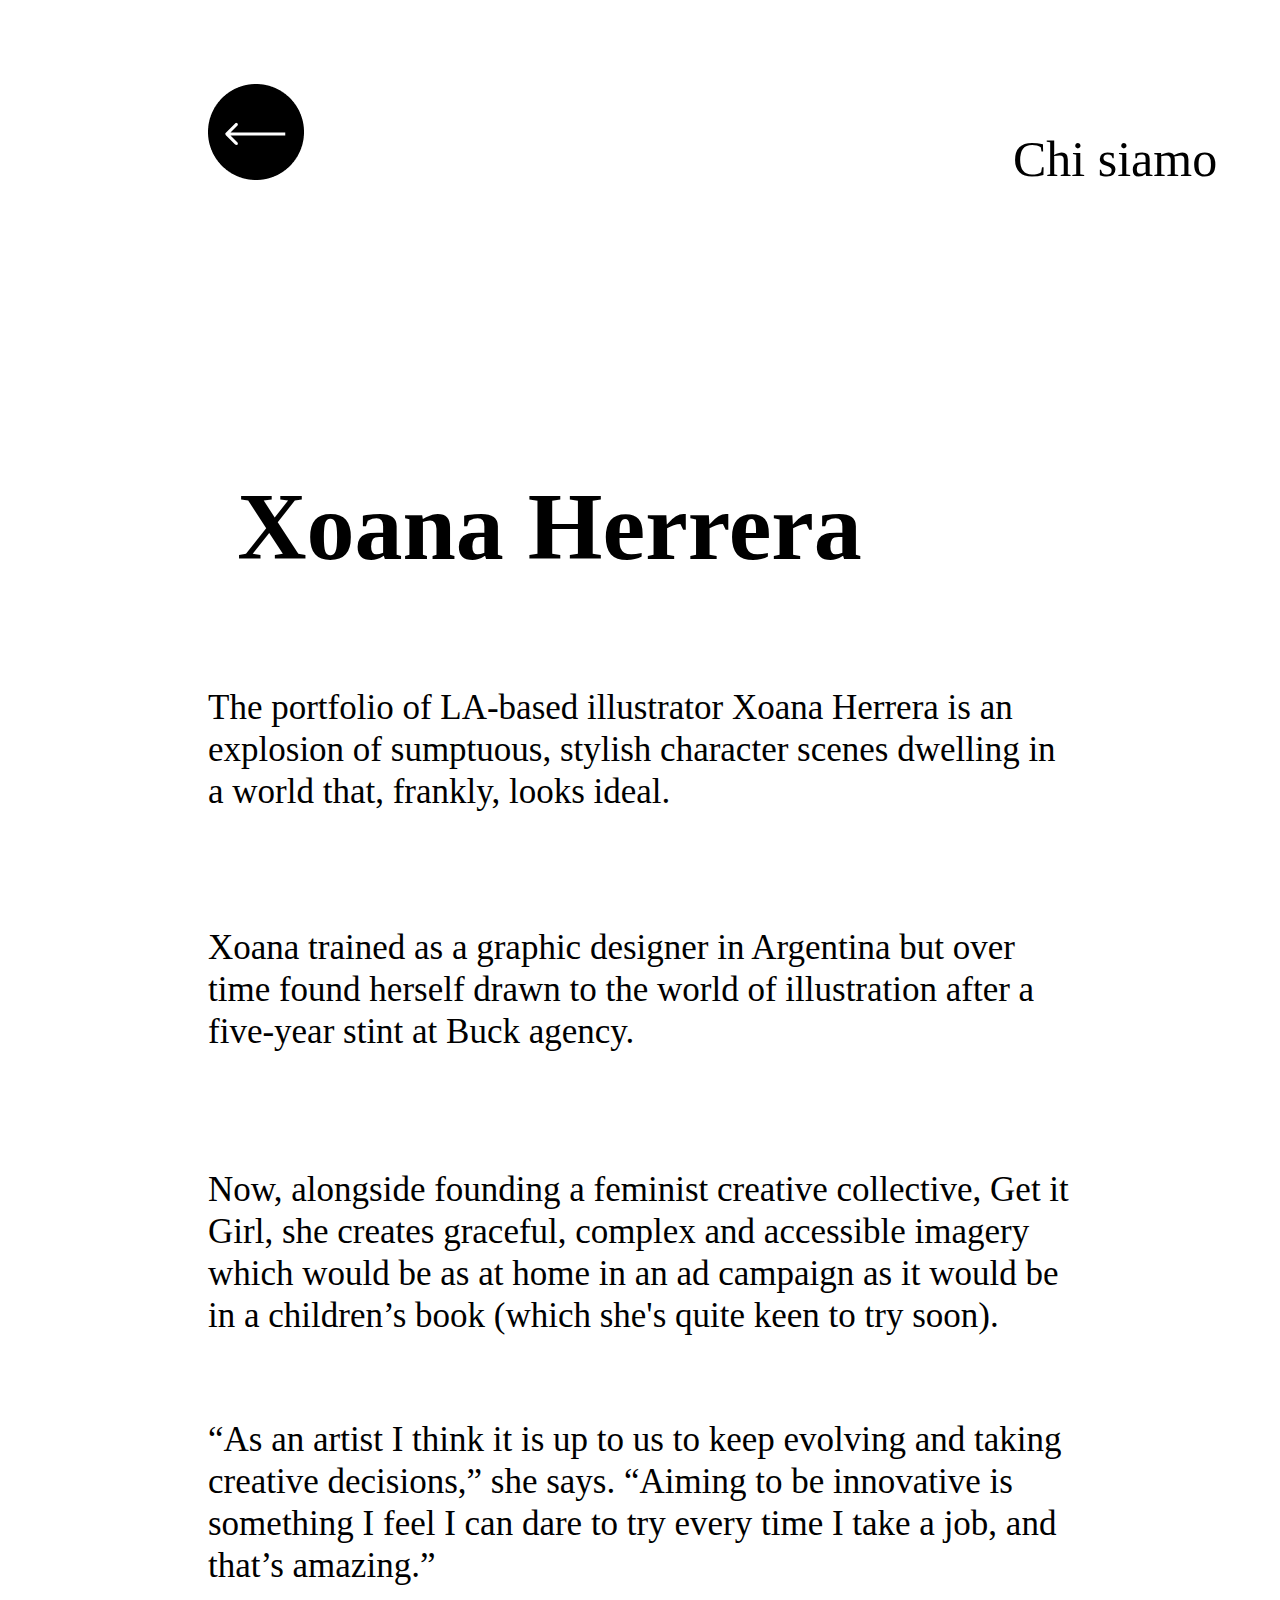
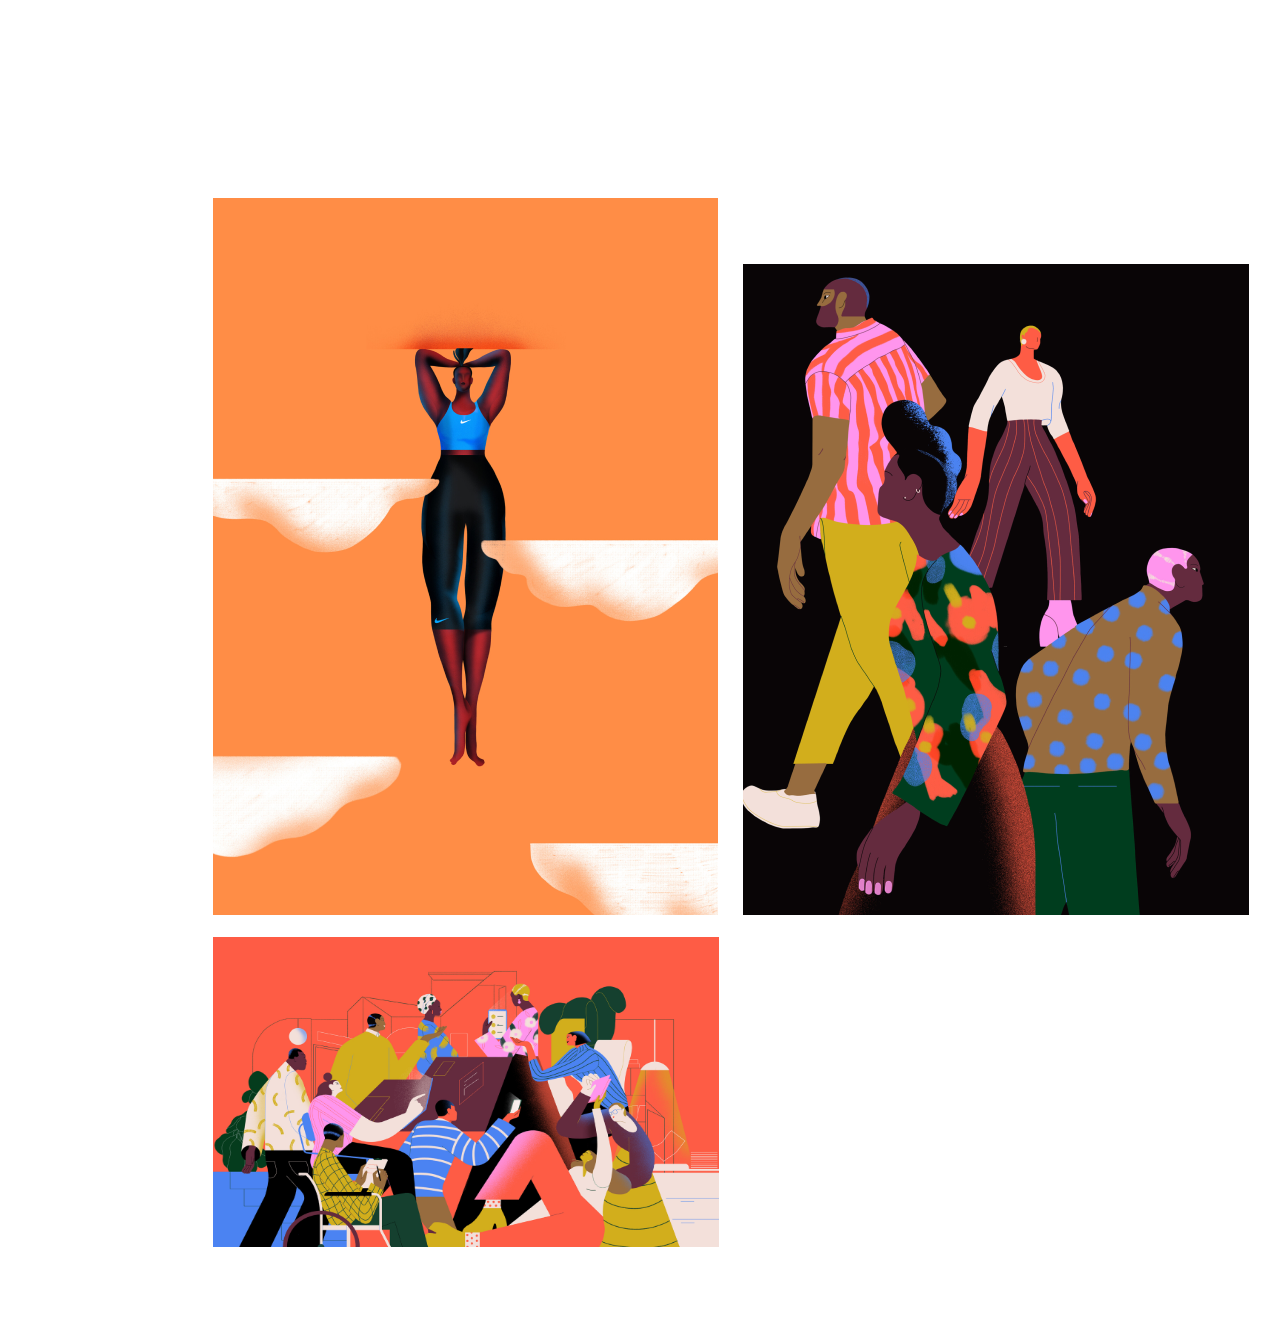
<file: xoana.html>
<!DOCTYPE html>
<html lang="en">
<head>
    <meta charset="UTF-8">
    <meta http-equiv="X-UA-Compatible" content="IE=edge">
    <meta name="viewport" content="width=device-width, initial-scale=1.0">
    <title>Document</title>
    <link rel="stylesheet" href="style.css">
</head>
<a href="index.html"> <img src="bottonhome/tastobackhome.png">
</a>
<a href="chisiamo.html"> <div class="nav3">Chi siamo</div> </a>
<body>
    <H1 class="pagcamilo">Xoana Herrera</H1>
<body>

    
</body>
<p class="p1">The portfolio of LA-based illustrator Xoana Herrera is an explosion of sumptuous, stylish character scenes dwelling in a world that, frankly, looks ideal. </p>
<p class="p2">Xoana trained as a graphic designer in Argentina but over time found herself drawn to the world of illustration after a five-year stint at Buck agency.</p>
<p class="p3">Now, alongside founding a feminist creative collective, Get it Girl, she creates graceful, complex and accessible imagery which would be as at home in an ad campaign as it would be in a children’s book (which she's quite keen to try soon). </p>
<p class="p4">“As an artist I think it is up to us to keep evolving and taking creative decisions,” she says. “Aiming to be innovative is something I feel I can dare to try every time I take a job, and that’s amazing.”</p>
<nav class="body1">
<img class="imgxoana1" src="xoana herrera/AP_Xoana_Herrera_Nike_2x-scaled.png" alt="">
<img class="imgxoana2" src="xoana herrera/AP_Xoana_Herrera_GCR_1_2x-scaled.png" alt="">
<img class="imgxoana3" src="xoana herrera/AP_Xoana_Herrera_GCR_9_2x.png" alt=""></nav>
</html>
</file>
<file: style.css>
body {
    background-color: rgb(255, 255, 255);

position: absolute;
width: 505px;
height: 2136px;
left: 200px;
top: 76px;

font-family: 'Inter';
font-style: normal;
font-weight: 800;
font-size: 50px;
line-height: 109px;

color: #000000;


}
.body11 {
    height: 3200px;
}
 .prova0 {
    height: 100px;
 }

.header {
    height: 3540px;
}

nav{
    position: absolute;
    width: auto;
    height: auto;
left: 1%;

font-family: 'Inter';
font-style: normal;
font-weight: 400;
font-size: 50px;
line-height: 61px;
}
.camilo {
    position: absolute;
width: 505px;
height: 681px;
right: 0px;
top: 805px;

}
.nav1 {
    position: absolute;
width: 234px;
height: 61px;
left: 805px;
top: 569px;
color: #CBF063 ;
}
.timhome {
    position: absolute;
width: 505px;
height: 681px;
left: 530px;
top: 805px;

}
.titolocamillo {
    position: absolute;
width: 283px;
height: 48px;
left: 220px;
top: 1687px;
color: #000000;

font-family: 'Inter';
font-style: normal;
font-weight: 700;
font-size: 40px;
line-height: 55px;
left: auto;
top: 1500px;
}
.titolotim {
    position: absolute;
width: 203px;
height: 48px;
left: 530px;
top: 1500px;
color: #000000;

font-family: 'Inter';
font-style: normal;
font-weight: 700;
font-size: 40px;
line-height: 55px;
}
.karlotta {
    position: absolute;
width: 505px;
height: 681px;
right: 0px;
top: 1850px;

}
.xoana {
    position: absolute;
width: 505px;
height: 681px;
left: 530px;
top: 1850px;
}
.titolokarlotta {
    position: absolute;
width: 280px;
height: 48px;
left: 0px;
top: 2560px;
color: #000;
font-family: 'Inter';
font-style: normal;
font-weight: 700;
font-size: 40px;
line-height: 9px;
}
.xoanatitolo {
    position: absolute;
width: 281px;
height: 48px;
left: 530px;
top: 2560px;
color: #000;

font-family: 'Inter';
font-style: normal;
font-weight: 700;
font-size: 40px;
line-height: 9px;
}
.lin {
    position: absolute;
width: 505px;
height: 680px;
left: 0px;
top: 2776px;

}
.titololinn {
    position: absolute;
width: 191px;
height: 48px;
left: 0px;
top: 3483px;
color: #000;

font-family: 'Inter';
font-style: normal;
font-weight: 700;
font-size: 40px;
line-height: 9px;
}
.laboca {
    position: absolute;
width: 505px;
height: 681px;
left: 530px;
top: 2776px;

}
.titololaboca {
    position: absolute;
width: 153px;
height: 48px;
left: 530px;
top: 3483px;
color: #000;

font-family: 'Inter';
font-style: normal;
font-weight: 700;
font-size: 40px;
line-height: 9px;
}

.nav2 {
    position: absolute;
width: 234px;
height: 61px;
left: 805px;
top: 45px;

font-family: 'Inter';
font-style: normal;
font-weight: 400;
font-size: 50px;
line-height: 61px;
}
.bottonhome {
    position: absolute;
width: 96px;
height: 96px;
left: 200px;
top: 55px;

}
.pagcamilo {
    position: absolute;
width: 679px;
height: 116px;
left: 2px;
top: 321px;

font-family: 'Inter';
font-style: normal;
font-weight: 700;
font-size: 96px;
line-height: 116px;
text-align: center;
}

.nav3 {
    position: absolute;
width: 234px;
height: 61px;
left: 805px;
top: 45px;

font-family: 'Inter';
font-style: normal;
font-weight: 400;
font-size: 50px;
line-height: 61px;
color: #000000;
}

.header {
  color: #CBF063;
  
}
.header2 {
    background-color: ;
}
.p1 {
    position: absolute;
width: 862px;
height: 1272px;
left: px;
top: 568px;


font-family: 'Inter';
font-style: normal;
font-weight: 400;
font-size: 35px;
line-height: 42px;
}
.p2 {
    position: absolute;
    width: 862px;
    height: 172px;
    left: px;
    top: 808px;
    
    
    font-family: 'Inter';
    font-style: normal;
    font-weight: 400;
    font-size: 35px;
    line-height: 42px;
}
.p3 {
    position: absolute;
    width: 862px;
    height: 1272px;
    left: px;
    top: 1050px;
    
    
    font-family: 'Inter';
    font-style: normal;
    font-weight: 400;
    font-size: 35px;
    line-height: 42px;
}
.p4 {
    position: absolute;
    width: 862px;
    height: 1272px;
    left: px;
    top: 1300px;
    
    
    font-family: 'Inter';
    font-style: normal;
    font-weight: 400;
    font-size: 35px;
    line-height: 42px;
}
.p5 {
    position: absolute;
    width: 862px;
    height: 1272px;
    left: px;
    top: 1550px;
    
    
    font-family: 'Inter';
    font-style: normal;
    font-weight: 400;
    font-size: 35px;
    line-height: 42px;
}
.img1 {
    position: absolute;
width: 500px;
height: 400px;
left: 2px;
top: 1965px;
}
.img2 {
    position: absolute;
width: 502px;
height: 697px;
left: 555px;
top: 1965px;
}
.img3 {
    position: absolute;
width: 505.55px;
height: 310px;
left: 2px;
top: 2407px;
}
.pagtim {
    position: absolute;
width: 486px;
height: 350px;
left: 2px;
top: 321px;


font-family: 'Inter';
font-style: normal;
font-weight: 700;
font-size: 96px;
line-height: 116px;
text-align: center;
}
.imgtim {
    position: absolute;
width: 327px;
height: 395px;
left: 1px;
top: 1500px;
}
.imgtim2 {
    position: absolute;
width: 327px;
height: 394px;
left: 355px;
top: 1500px;

}
.imgtim3 {
    position: absolute;
width: 327px;
height: 395px;
left: 709px;
top: 1500px;
}
.p6 {
    position: absolute;
width: 856px;
height: 1041px;
left: 0px;
top: 1800px;

font-family: 'Inter';
font-style: normal;
font-weight: 400;
font-size: 35px;
line-height: 42px;
}
.imgkarlotta1 {
    position: absolute;
width: 505px;
height: 627px;
left: 0px;
top: 2100px;
}
.imgkarlotta2 {
    position: absolute;
width: 505px;
height: 505px;
left: 530px;
top: 2100px;
}
.imgkarlotta3 {
    position: absolute;
width: 505px;
height: 505px;
left: 530px;
top: 2630px;
}
.imgxoana1 {
    position: absolute;
width: 505px;
height: 717px;
left: 0px;
top: 1580px;
}
.imgxoana2 {
    position: absolute;
width: 506px;
height: 651px;
left: 530px;
top: 1646px;

}
.imgxoana3 {
    position: absolute;
    width: 505.55px;
    height: 310px;
    left: 0px;
    top: 2319px;
}
.body1 {

height: 2703px;
}
.paglinn {
position: absolute;
width: auto;
height: 2812px;
left: ;
top: 321px;
}
.imglin1 {
    position: absolute;
width: 519px;
height: 789px;
left: 0px;
top: 2152px;
}
.imglin2 {
    position: absolute;
width: 519.01px;
height: 789px;
left: 516px;
top: 2152px;

}
.imgboca1 {
    position: absolute;
width: 507px;
height: 353px;
left: 0px;
top: 1950px;

}
.imgboca2 {
    position: absolute;
width: 504px;
height: 665px;
left: 530px;
top: 1950px;
}
.imgboca3 {
    position: absolute;
width: 505px;
height: 351px;
left: 0px;
top: 2330px;
}
.titoloc {
    position: absolute;
width: 455px;
height: 131px;
left: px;
font-family: 'Inter';
font-style: normal;
font-weight: 900;
font-size: 35px;
line-height: 54px;
color: #CBF063;
top: 200px;
}
.titolop {
    position: absolute;
width: 934px;
height: 588px;
top: 450px;

font-family: 'Inter';
font-style: normal;
font-weight: 800;
font-size: 35px;
line-height: 42px;
}
.titolob {
    position: absolute;
width: 934px;
height: 588px;
top: 600px;

font-family: 'Inter';
font-style: normal;
font-weight: 800;
font-size: 35px;
line-height: 42px;
}
.titolon {
    position: absolute;
width: 934px;
height: 588px;
top: 750px;

font-family: 'Inter';
font-style: normal;
font-weight: 800;
font-size: 35px;
line-height: 42px;
}
.titoloq {
    position: absolute;
width: 934px;
height: 588px;
top: 1000px;

font-family: 'Inter';
font-style: normal;
font-weight: 800;
font-size: 35px;
line-height: 42px;

}
</file>
